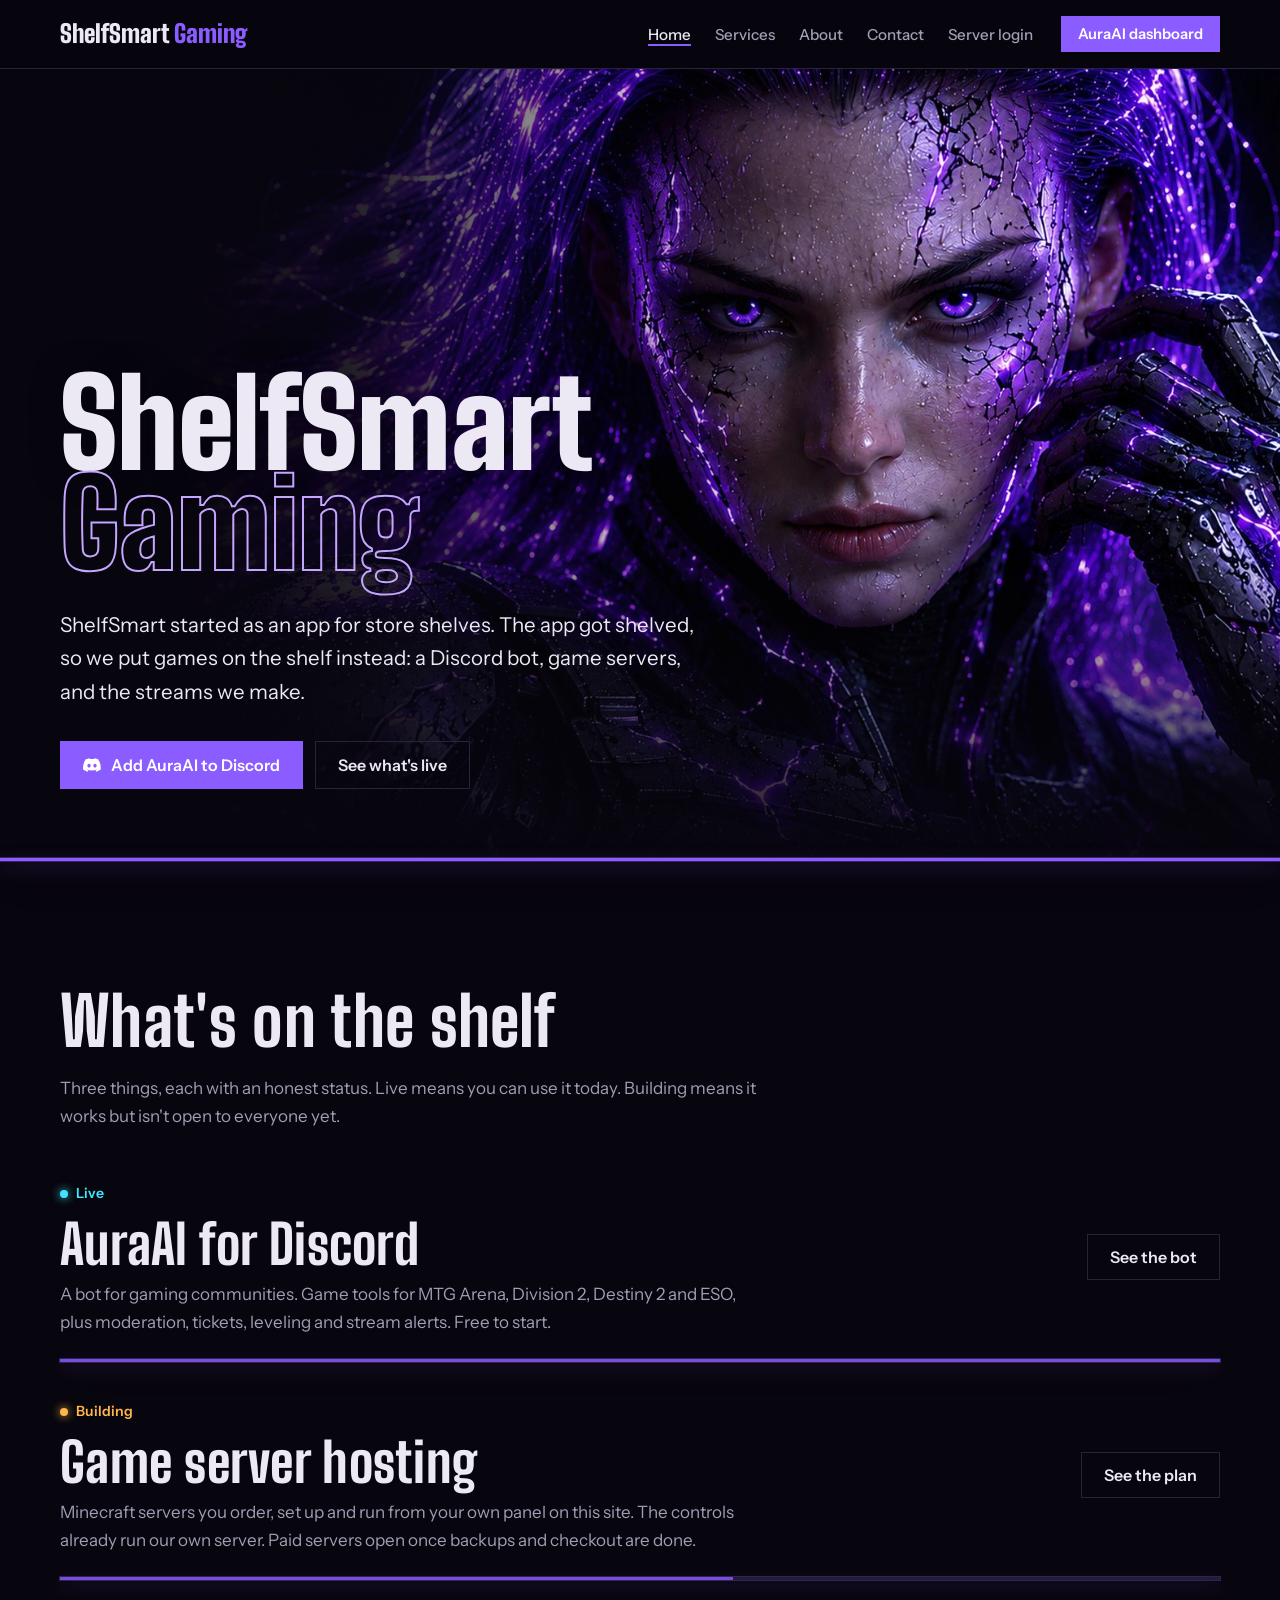
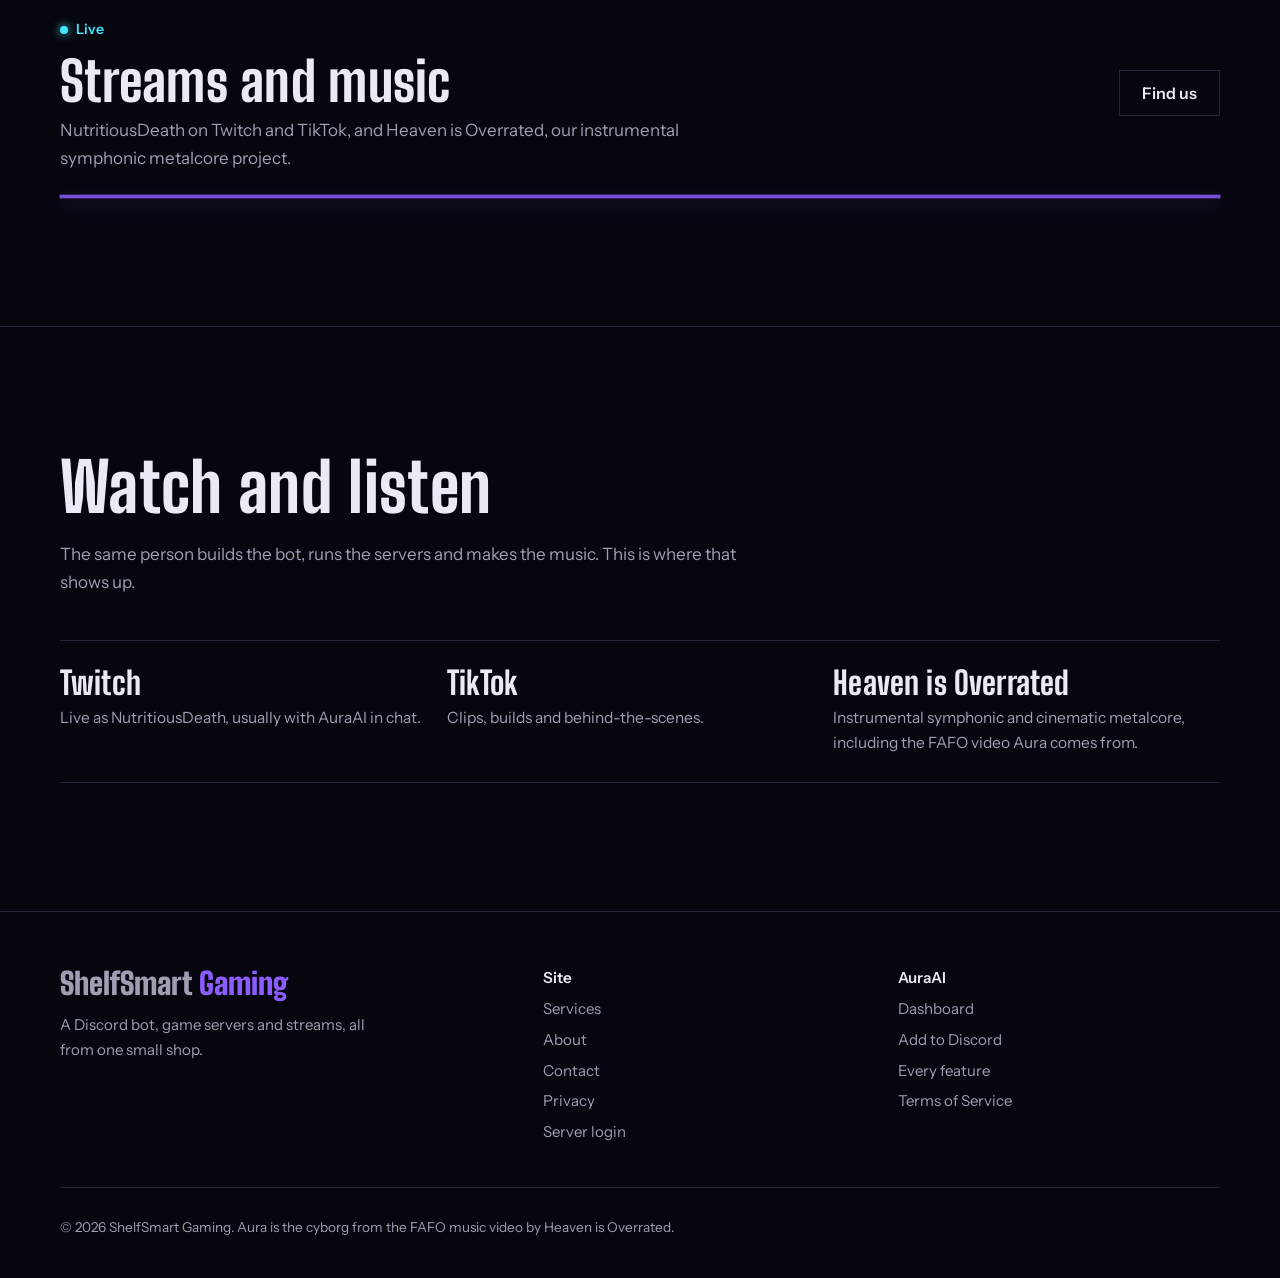
<file: index.html>
<!DOCTYPE html>
<html lang="en">
<head>
  <meta charset="UTF-8">
  <meta name="viewport" content="width=device-width, initial-scale=1">
  <title>ShelfSmart Gaming — AuraAI, game servers and streams</title>
  <meta name="description" content="ShelfSmart Gaming makes AuraAI, a Discord bot for gaming communities, hosts Minecraft servers, and streams as NutritiousDeath.">
  <meta property="og:title" content="ShelfSmart Gaming — AuraAI, game servers and streams">
  <meta property="og:description" content="ShelfSmart Gaming makes AuraAI, a Discord bot for gaming communities, hosts Minecraft servers, and streams as NutritiousDeath.">
  <meta property="og:image" content="https://www.uptight-shelf-smart-flow.com/img/site/aura-fafo.jpg">
  <meta name="theme-color" content="#07050d">
  <link rel="preconnect" href="https://fonts.googleapis.com">
  <link rel="preconnect" href="https://fonts.gstatic.com" crossorigin>
  <link href="https://fonts.googleapis.com/css2?family=Big+Shoulders+Display:wght@800;900&family=Instrument+Sans:wght@400;500;600&display=swap" rel="stylesheet">
  <link rel="stylesheet" href="css/site.css">
</head>
<body>
<a class="skip" href="#main">Skip to content</a>
<header class="nav">
  <div class="wrap">
    <a class="mark" href="index.html">ShelfSmart<span> Gaming</span></a>
    <button class="nav-toggle" type="button" aria-expanded="false" aria-controls="site-links">Menu</button>
    <ul id="site-links"><li><a href="index.html" aria-current="page">Home</a></li><li><a href="pages/services.html">Services</a></li><li><a href="pages/about.html">About</a></li><li><a href="pages/contact.html">Contact</a></li><li><a href="hosting/">Server login</a></li><li class="nav-phone"><a href="/login.html">AuraAI dashboard</a></li></ul>
    <a class="btn slim" href="/login.html" title="The AuraAI Discord bot dashboard (sign in with Discord)">AuraAI dashboard</a>
  </div>
</header>
<main id="main">

<section class="hero">
  <picture class="hero-art">
    <source media="(max-width: 700px)" srcset="img/site/aura-fafo-tall.jpg">
    <img src="img/site/aura-fafo.jpg" alt="Aura, a cyborg with glowing purple fiber-optic hair and cracked armor, looking straight ahead" width="1800" height="1013" fetchpriority="high">
  </picture>
  <div class="wrap">
    <h1 class="wordmark">ShelfSmart <span class="g">Gaming</span></h1>
    <p class="lede">ShelfSmart started as an app for store shelves. The app got shelved, so we put games on the shelf instead: a Discord bot, game servers, and the streams we make.</p>
    <div class="actions">
      <a class="btn" href="https://discord.com/oauth2/authorize?client_id=1479991514351538350&permissions=2251799813900304&integration_type=0&scope=bot+applications.commands" target="_blank" rel="noopener"><svg viewBox="0 0 24 24" fill="currentColor" aria-hidden="true"><path d="M20.32 4.37a19.8 19.8 0 0 0-4.89-1.52l-.6 1.25a18.3 18.3 0 0 0-5.5 0l-.62-1.25A19.7 19.7 0 0 0 3.68 4.37C.53 9.05-.32 13.58.1 18.06a19.9 19.9 0 0 0 6.02 3.03c.46-.63.88-1.3 1.23-2a13 13 0 0 1-1.88-.89l.38-.29a14.2 14.2 0 0 0 12.06 0l.38.29c-.6.35-1.23.65-1.88.9.36.7.77 1.36 1.23 1.99a19.8 19.8 0 0 0 6-3.03c.5-5.18-.84-9.67-3.55-13.66ZM8.02 15.33c-1.18 0-2.16-1.08-2.16-2.42 0-1.33.96-2.42 2.16-2.42 1.21 0 2.18 1.1 2.16 2.42 0 1.34-.96 2.42-2.16 2.42Zm7.97 0c-1.18 0-2.15-1.08-2.15-2.42 0-1.33.95-2.42 2.15-2.42 1.21 0 2.18 1.1 2.16 2.42 0 1.34-.95 2.42-2.16 2.42Z"/></svg>Add AuraAI to Discord</a>
      <a class="btn ghost" href="#shelf">See what's live</a>
    </div>
  </div>
  <div class="hero-strip" aria-hidden="true"></div>
</section>

<section class="block" id="shelf">
  <div class="wrap">
    <h2>What's on the shelf</h2>
    <p>Three things, each with an honest status. Live means you can use it today. Building means it works but isn't open to everyone yet.</p>
    <div class="shelf">
      <article class="shelf-row" data-status="live">
        <div>
          <p class="status live">Live</p>
          <h3>AuraAI for Discord</h3>
        </div>
        <p>A bot for gaming communities. Game tools for MTG Arena, Division 2, Destiny 2 and ESO, plus moderation, tickets, leveling and stream alerts. Free to start.</p>
        <a class="btn ghost go" href="pages/services.html#bot">See the bot</a>
      </article>
      <article class="shelf-row" data-status="building">
        <div>
          <p class="status building">Building</p>
          <h3>Game server hosting</h3>
        </div>
        <p>Minecraft servers you order, set up and run from your own panel on this site. The controls already run our own server. Paid servers open once backups and checkout are done.</p>
        <a class="btn ghost go" href="pages/services.html#hosting">See the plan</a>
      </article>
      <article class="shelf-row" data-status="live">
        <div>
          <p class="status live">Live</p>
          <h3>Streams and music</h3>
        </div>
        <p>NutritiousDeath on Twitch and TikTok, and Heaven is Overrated, our instrumental symphonic metalcore project.</p>
        <a class="btn ghost go" href="#content">Find us</a>
      </article>
    </div>
  </div>
</section>

<section class="block" id="content">
  <div class="wrap">
    <h2>Watch and listen</h2>
    <p>The same person builds the bot, runs the servers and makes the music. This is where that shows up.</p>
    <div class="channels">
      <a class="channel" href="https://www.twitch.tv/nutritiousdeath" target="_blank" rel="noopener"><h3>Twitch</h3><p>Live as NutritiousDeath, usually with AuraAI in chat.</p></a>
      <a class="channel" href="https://www.tiktok.com/@nutritiousdeath" target="_blank" rel="noopener"><h3>TikTok</h3><p>Clips, builds and behind-the-scenes.</p></a>
      <a class="channel" href="https://heavenisoverrated.com" target="_blank" rel="noopener"><h3>Heaven is Overrated</h3><p>Instrumental symphonic and cinematic metalcore, including the FAFO video Aura comes from.</p></a>
    </div>
  </div>
</section>

</main>
<footer class="foot">
  <div class="wrap">
    <div>
      <a class="mark" href="index.html">ShelfSmart<span> Gaming</span></a>
      <p>A Discord bot, game servers and streams, all from one small shop.</p>
    </div>
    <div>
      <h4>Site</h4>
      <ul>
        <li><a href="pages/services.html">Services</a></li>
        <li><a href="pages/about.html">About</a></li>
        <li><a href="pages/contact.html">Contact</a></li>
        <li><a href="pages/privacy.html">Privacy</a></li>
        <li><a href="hosting/">Server login</a></li>
      </ul>
    </div>
    <div>
      <h4>AuraAI</h4>
      <ul>
        <li><a href="/login.html">Dashboard</a></li>
        <li><a href="https://discord.com/oauth2/authorize?client_id=1479991514351538350&permissions=2251799813900304&integration_type=0&scope=bot+applications.commands" target="_blank" rel="noopener">Add to Discord</a></li>
        <li><a href="/features.html">Every feature</a></li>
        <li><a href="https://nutritiousdeath.github.io/auraai-legal/terms.html" target="_blank" rel="noopener">Terms of Service</a></li>
      </ul>
    </div>
    <p class="legal">© 2026 ShelfSmart Gaming. Aura is the cyborg from the FAFO music video by Heaven is Overrated.</p>
  </div>
</footer>
<script src="js/site.js" defer></script>
</body>
</html>
</file>
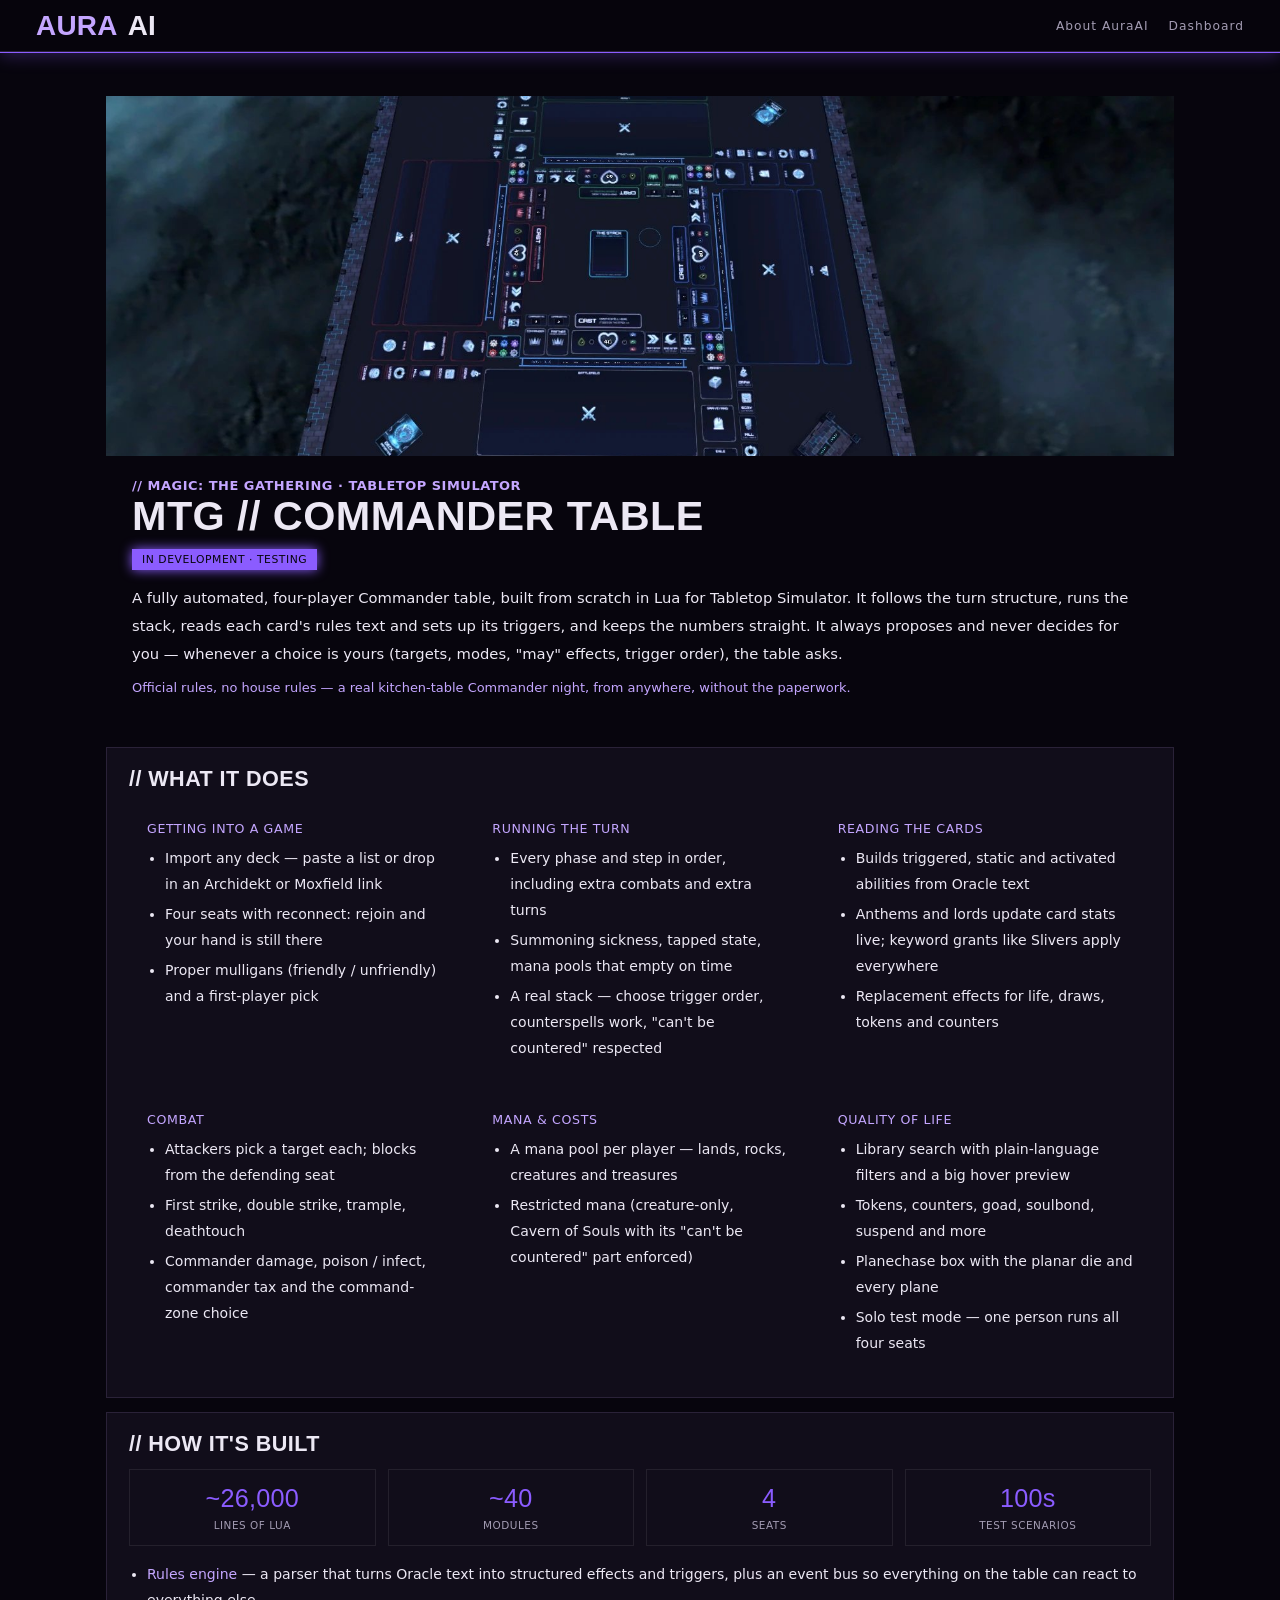
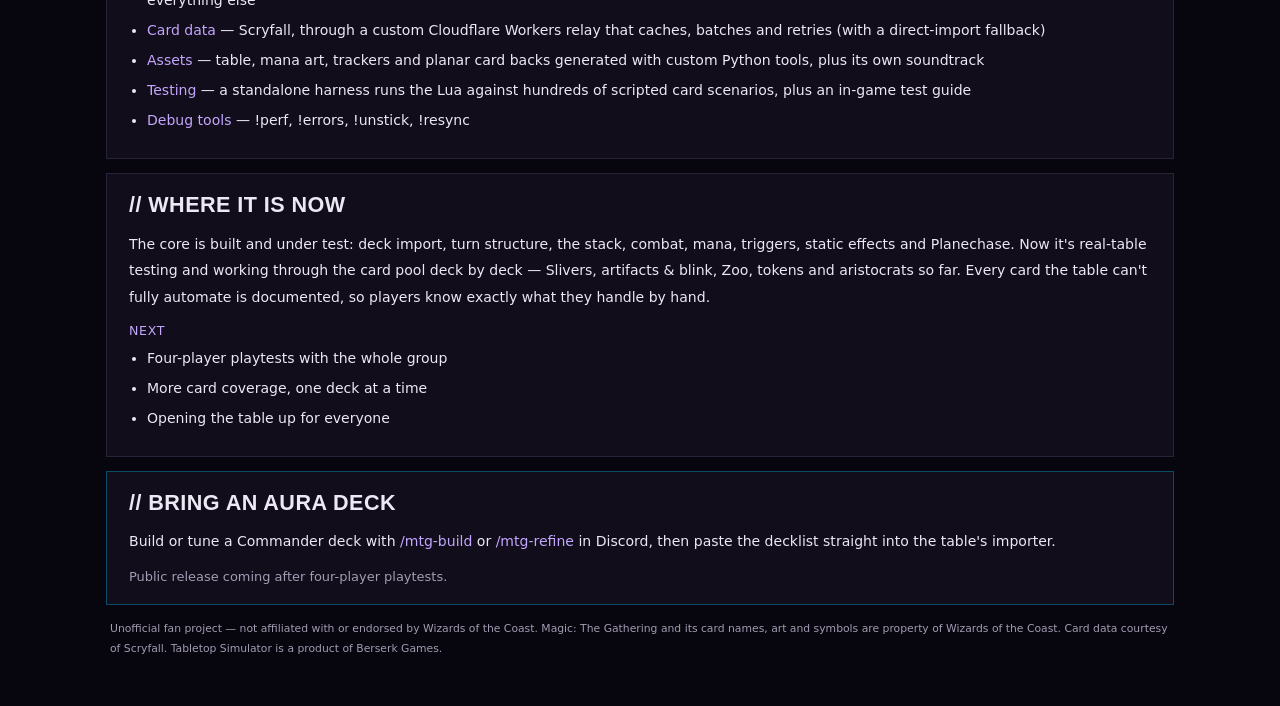
<file: commander-table.html>
<!DOCTYPE html>
<html lang="en">
<head>
<meta charset="UTF-8">
<meta name="viewport" content="width=device-width, initial-scale=1.0">
<title>MTG Commander Table — AuraAI</title>
<meta name="description" content="A fully automated four-player Magic: The Gathering Commander table for Tabletop Simulator.">
<link rel="preconnect" href="https://fonts.googleapis.com">
<link href="https://fonts.googleapis.com/css2?family=Orbitron:wght@400;700;900&family=Share+Tech+Mono&family=Rajdhani:wght@300;400;600&display=swap" rel="stylesheet">
<link rel="stylesheet" href="css/dashboard.css">
<style>
  body { cursor: auto; }
  .public-wrap { max-width: 1100px; margin: 0 auto; padding: 96px 16px 24px; }
  .public-links { display: flex; gap: 20px; font-family: var(--font-mono); font-size: 0.68rem; letter-spacing: 1px; }
  .public-links a { color: var(--grey); text-decoration: none; }
  .public-links a:hover { color: var(--cyan); }
</style>
</head>
<body>
<div class="scanlines"></div>
<nav class="nav">
  <a class="nav-logo" href="features.html"><span class="logo-aura">AURA</span><span class="logo-ai">AI</span></a>
  <div class="public-links">
    <a href="features.html">About AuraAI</a>
    <a href="dashboard.html">Dashboard</a>
  </div>
</nav>
<main class="public-wrap">
  <div id="mtg-tts-public"></div>
</main>
<script src="js/dashboard-mtg-tts.js"></script>
</body>
</html>
</file>
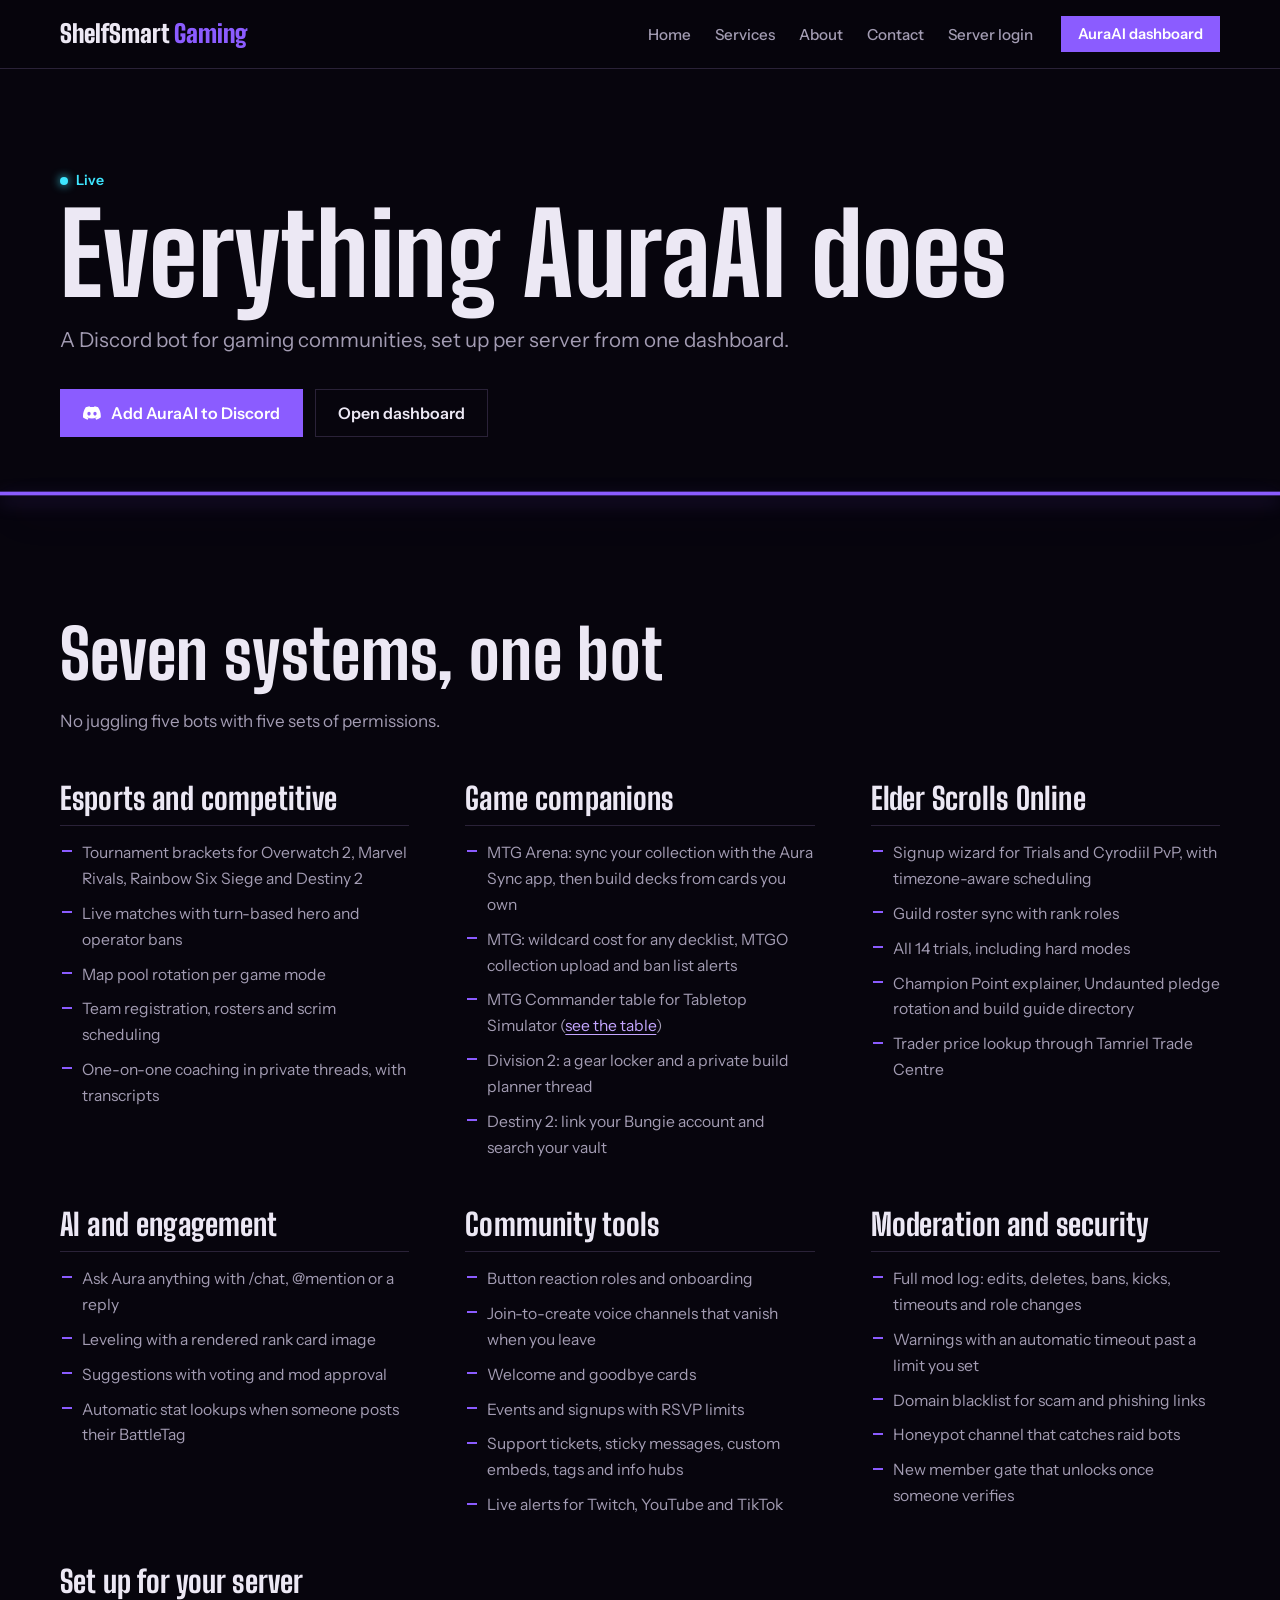
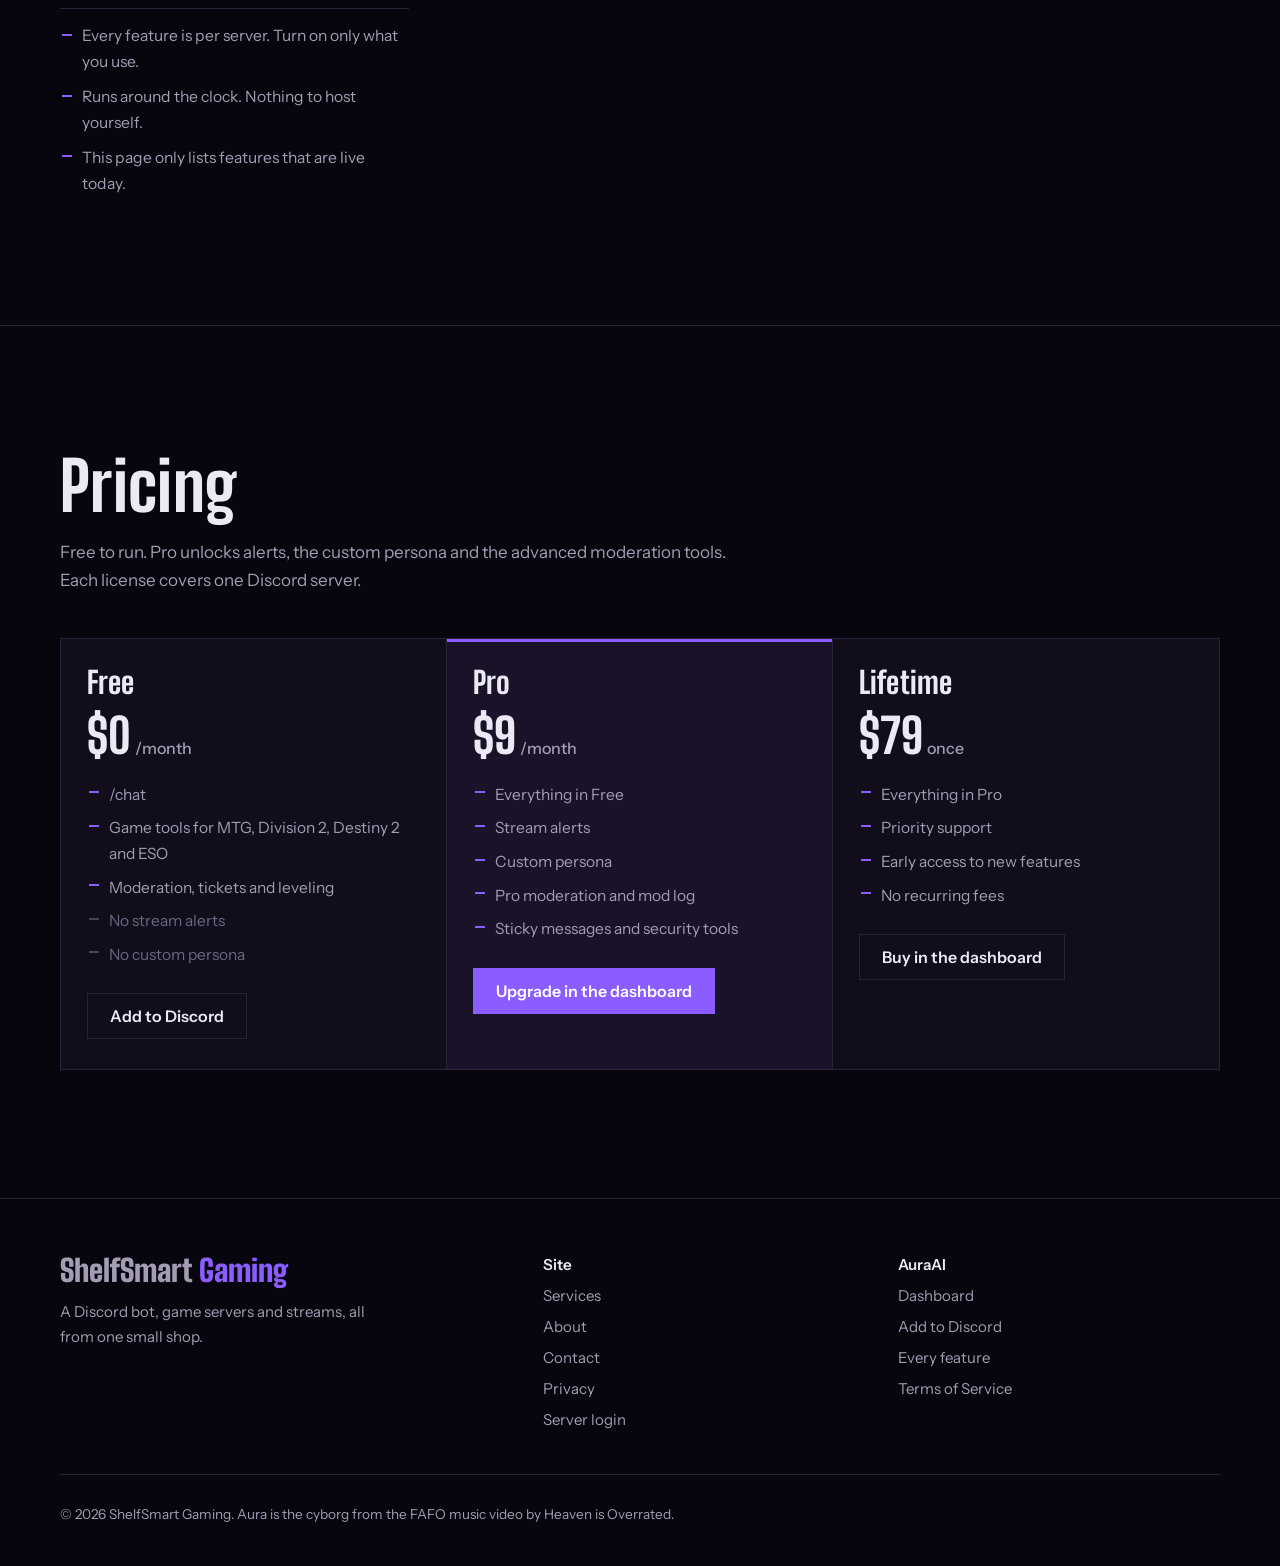
<file: features.html>
<!DOCTYPE html>
<html lang="en">
<head>
  <meta charset="UTF-8">
  <meta name="viewport" content="width=device-width, initial-scale=1">
  <title>Every feature — AuraAI by ShelfSmart Gaming</title>
  <meta name="description" content="Everything AuraAI does for Discord gaming communities: esports, game companions, ESO, moderation, community tools and pricing.">
  <meta property="og:title" content="Every feature — AuraAI by ShelfSmart Gaming">
  <meta property="og:description" content="Everything AuraAI does for Discord gaming communities: esports, game companions, ESO, moderation, community tools and pricing.">
  <meta property="og:image" content="https://www.uptight-shelf-smart-flow.com/img/site/aura-fafo.jpg">
  <meta name="theme-color" content="#07050d">
  <link rel="preconnect" href="https://fonts.googleapis.com">
  <link rel="preconnect" href="https://fonts.gstatic.com" crossorigin>
  <link href="https://fonts.googleapis.com/css2?family=Big+Shoulders+Display:wght@800;900&family=Instrument+Sans:wght@400;500;600&display=swap" rel="stylesheet">
  <link rel="stylesheet" href="css/site.css">
</head>
<body>
<a class="skip" href="#main">Skip to content</a>
<header class="nav">
  <div class="wrap">
    <a class="mark" href="index.html">ShelfSmart<span> Gaming</span></a>
    <button class="nav-toggle" type="button" aria-expanded="false" aria-controls="site-links">Menu</button>
    <ul id="site-links"><li><a href="index.html">Home</a></li><li><a href="pages/services.html">Services</a></li><li><a href="pages/about.html">About</a></li><li><a href="pages/contact.html">Contact</a></li><li><a href="hosting/">Server login</a></li><li class="nav-phone"><a href="/login.html">AuraAI dashboard</a></li></ul>
    <a class="btn slim" href="/login.html" title="The AuraAI Discord bot dashboard (sign in with Discord)">AuraAI dashboard</a>
  </div>
</header>
<main id="main">

<section class="page-head">
  <div class="wrap">
    <p class="status live">Live</p>
    <h1>Everything AuraAI does</h1>
    <p class="lede">A Discord bot for gaming communities, set up per server from one dashboard.</p>
    <div class="actions">
      <a class="btn" href="https://discord.com/oauth2/authorize?client_id=1479991514351538350&permissions=2251799813900304&integration_type=0&scope=bot+applications.commands" target="_blank" rel="noopener"><svg viewBox="0 0 24 24" fill="currentColor" aria-hidden="true"><path d="M20.32 4.37a19.8 19.8 0 0 0-4.89-1.52l-.6 1.25a18.3 18.3 0 0 0-5.5 0l-.62-1.25A19.7 19.7 0 0 0 3.68 4.37C.53 9.05-.32 13.58.1 18.06a19.9 19.9 0 0 0 6.02 3.03c.46-.63.88-1.3 1.23-2a13 13 0 0 1-1.88-.89l.38-.29a14.2 14.2 0 0 0 12.06 0l.38.29c-.6.35-1.23.65-1.88.9.36.7.77 1.36 1.23 1.99a19.8 19.8 0 0 0 6-3.03c.5-5.18-.84-9.67-3.55-13.66ZM8.02 15.33c-1.18 0-2.16-1.08-2.16-2.42 0-1.33.96-2.42 2.16-2.42 1.21 0 2.18 1.1 2.16 2.42 0 1.34-.96 2.42-2.16 2.42Zm7.97 0c-1.18 0-2.15-1.08-2.15-2.42 0-1.33.95-2.42 2.15-2.42 1.21 0 2.18 1.1 2.16 2.42 0 1.34-.95 2.42-2.16 2.42Z"/></svg>Add AuraAI to Discord</a>
      <a class="btn ghost" href="/login.html">Open dashboard</a>
    </div>
  </div>
</section>

<section class="block">
  <div class="wrap">
    <h2>Seven systems, one bot</h2>
    <p>No juggling five bots with five sets of permissions.</p>
    <div class="caps"><div class="cap"><h3>Esports and competitive</h3><ul><li>Tournament brackets for Overwatch 2, Marvel Rivals, Rainbow Six Siege and Destiny 2</li><li>Live matches with turn-based hero and operator bans</li><li>Map pool rotation per game mode</li><li>Team registration, rosters and scrim scheduling</li><li>One-on-one coaching in private threads, with transcripts</li></ul></div><div class="cap"><h3>Game companions</h3><ul><li>MTG Arena: sync your collection with the Aura Sync app, then build decks from cards you own</li><li>MTG: wildcard cost for any decklist, MTGO collection upload and ban list alerts</li><li>MTG Commander table for Tabletop Simulator (<a href="/commander-table.html">see the table</a>)</li><li>Division 2: a gear locker and a private build planner thread</li><li>Destiny 2: link your Bungie account and search your vault</li></ul></div><div class="cap"><h3>Elder Scrolls Online</h3><ul><li>Signup wizard for Trials and Cyrodiil PvP, with timezone-aware scheduling</li><li>Guild roster sync with rank roles</li><li>All 14 trials, including hard modes</li><li>Champion Point explainer, Undaunted pledge rotation and build guide directory</li><li>Trader price lookup through Tamriel Trade Centre</li></ul></div><div class="cap"><h3>AI and engagement</h3><ul><li>Ask Aura anything with /chat, @mention or a reply</li><li>Leveling with a rendered rank card image</li><li>Suggestions with voting and mod approval</li><li>Automatic stat lookups when someone posts their BattleTag</li></ul></div><div class="cap"><h3>Community tools</h3><ul><li>Button reaction roles and onboarding</li><li>Join-to-create voice channels that vanish when you leave</li><li>Welcome and goodbye cards</li><li>Events and signups with RSVP limits</li><li>Support tickets, sticky messages, custom embeds, tags and info hubs</li><li>Live alerts for Twitch, YouTube and TikTok</li></ul></div><div class="cap"><h3>Moderation and security</h3><ul><li>Full mod log: edits, deletes, bans, kicks, timeouts and role changes</li><li>Warnings with an automatic timeout past a limit you set</li><li>Domain blacklist for scam and phishing links</li><li>Honeypot channel that catches raid bots</li><li>New member gate that unlocks once someone verifies</li></ul></div><div class="cap"><h3>Set up for your server</h3><ul><li>Every feature is per server. Turn on only what you use.</li><li>Runs around the clock. Nothing to host yourself.</li><li>This page only lists features that are live today.</li></ul></div></div>
  </div>
</section>

<section class="block" id="pricing">
  <div class="wrap">
    <h2>Pricing</h2>
    <p>Free to run. Pro unlocks alerts, the custom persona and the advanced moderation tools. Each license covers one Discord server.</p>
    
    <div class="plans">
      <div class="plan">
        <h3>Free</h3>
        <p class="price">$0<small>/month</small></p>
        <ul><li>/chat</li><li>Game tools for MTG, Division 2, Destiny 2 and ESO</li><li>Moderation, tickets and leveling</li><li class="no">No stream alerts</li><li class="no">No custom persona</li></ul>
        <a class="btn ghost" href="https://discord.com/oauth2/authorize?client_id=1479991514351538350&permissions=2251799813900304&integration_type=0&scope=bot+applications.commands" target="_blank" rel="noopener">Add to Discord</a>
      </div>
      <div class="plan pick">
        <h3>Pro</h3>
        <p class="price">$9<small>/month</small></p>
        <ul><li>Everything in Free</li><li>Stream alerts</li><li>Custom persona</li><li>Pro moderation and mod log</li><li>Sticky messages and security tools</li></ul>
        <a class="btn" href="/login.html">Upgrade in the dashboard</a>
      </div>
      <div class="plan">
        <h3>Lifetime</h3>
        <p class="price">$79<small>once</small></p>
        <ul><li>Everything in Pro</li><li>Priority support</li><li>Early access to new features</li><li>No recurring fees</li></ul>
        <a class="btn ghost" href="/login.html">Buy in the dashboard</a>
      </div>
    </div>
  </div>
</section>

</main>
<footer class="foot">
  <div class="wrap">
    <div>
      <a class="mark" href="index.html">ShelfSmart<span> Gaming</span></a>
      <p>A Discord bot, game servers and streams, all from one small shop.</p>
    </div>
    <div>
      <h4>Site</h4>
      <ul>
        <li><a href="pages/services.html">Services</a></li>
        <li><a href="pages/about.html">About</a></li>
        <li><a href="pages/contact.html">Contact</a></li>
        <li><a href="pages/privacy.html">Privacy</a></li>
        <li><a href="hosting/">Server login</a></li>
      </ul>
    </div>
    <div>
      <h4>AuraAI</h4>
      <ul>
        <li><a href="/login.html">Dashboard</a></li>
        <li><a href="https://discord.com/oauth2/authorize?client_id=1479991514351538350&permissions=2251799813900304&integration_type=0&scope=bot+applications.commands" target="_blank" rel="noopener">Add to Discord</a></li>
        <li><a href="/features.html">Every feature</a></li>
        <li><a href="https://nutritiousdeath.github.io/auraai-legal/terms.html" target="_blank" rel="noopener">Terms of Service</a></li>
      </ul>
    </div>
    <p class="legal">© 2026 ShelfSmart Gaming. Aura is the cyborg from the FAFO music video by Heaven is Overrated.</p>
  </div>
</footer>
<script src="js/site.js" defer></script>
</body>
</html>
</file>
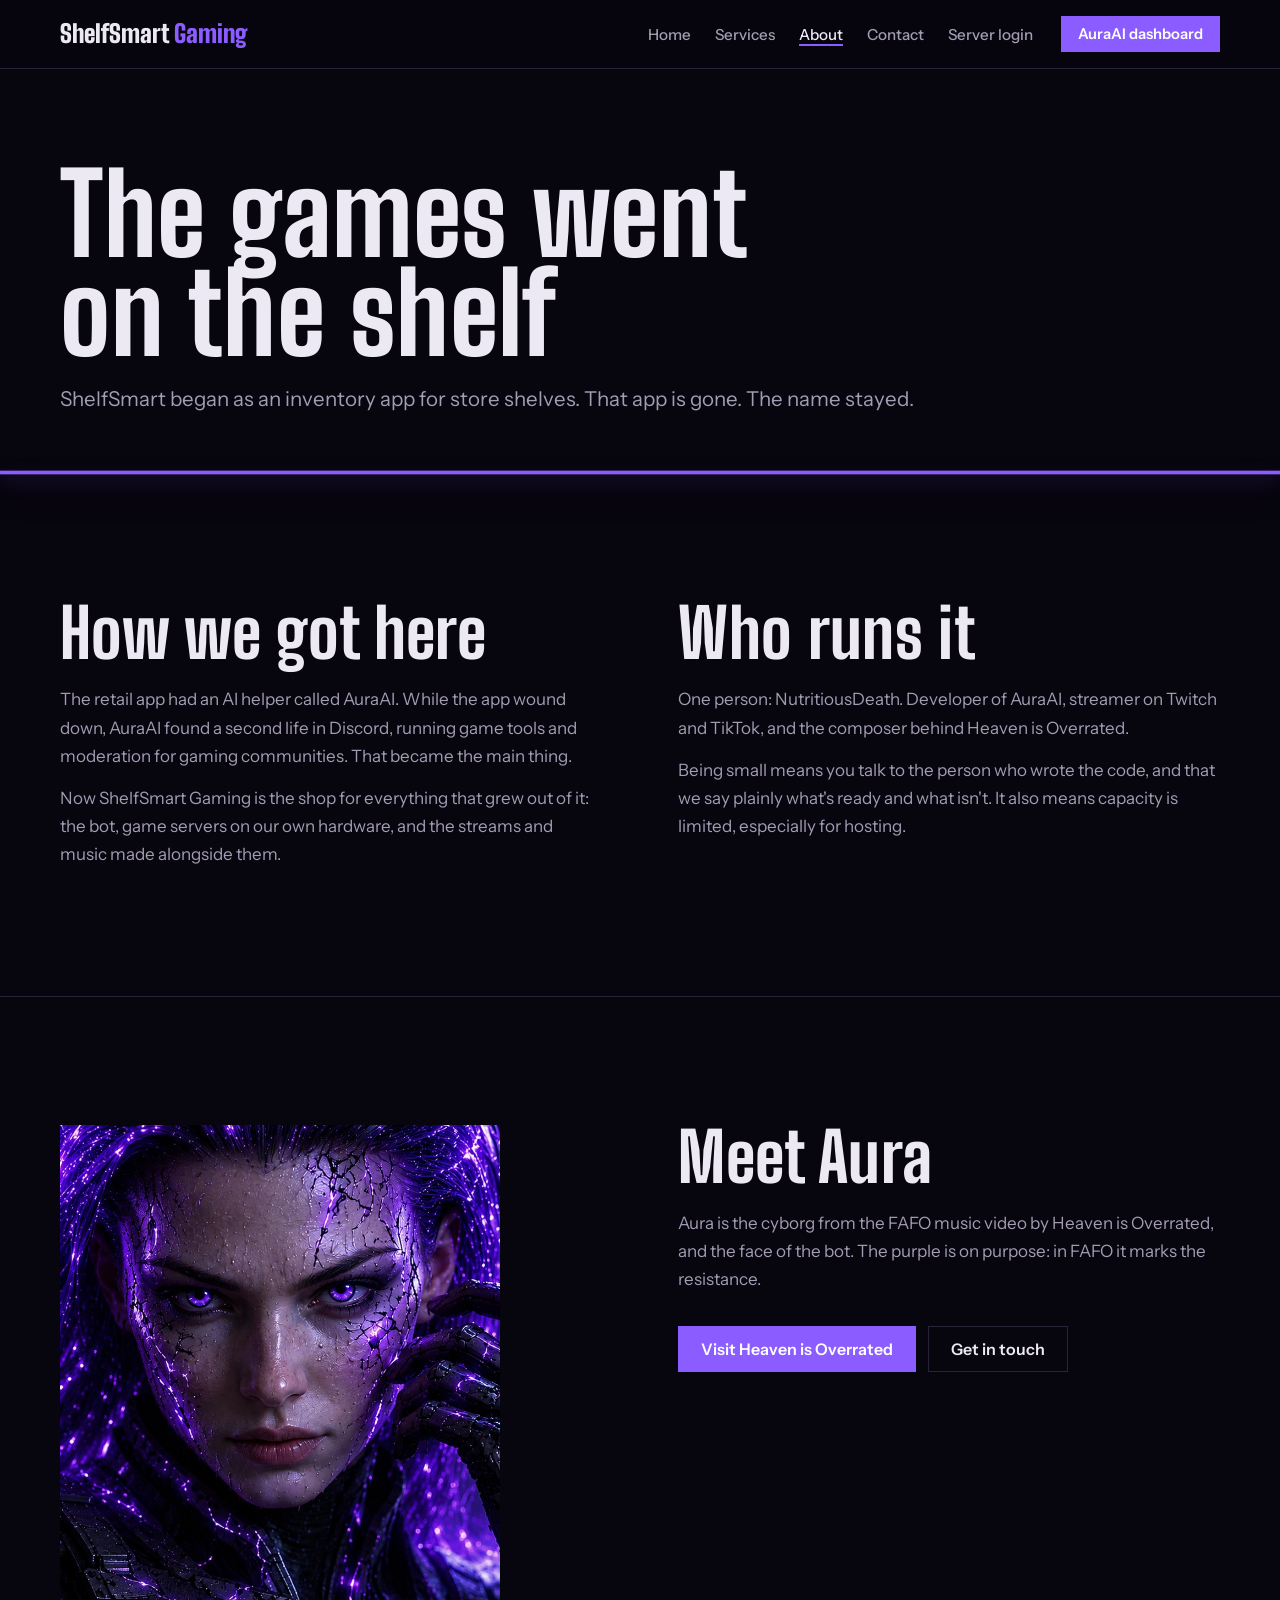
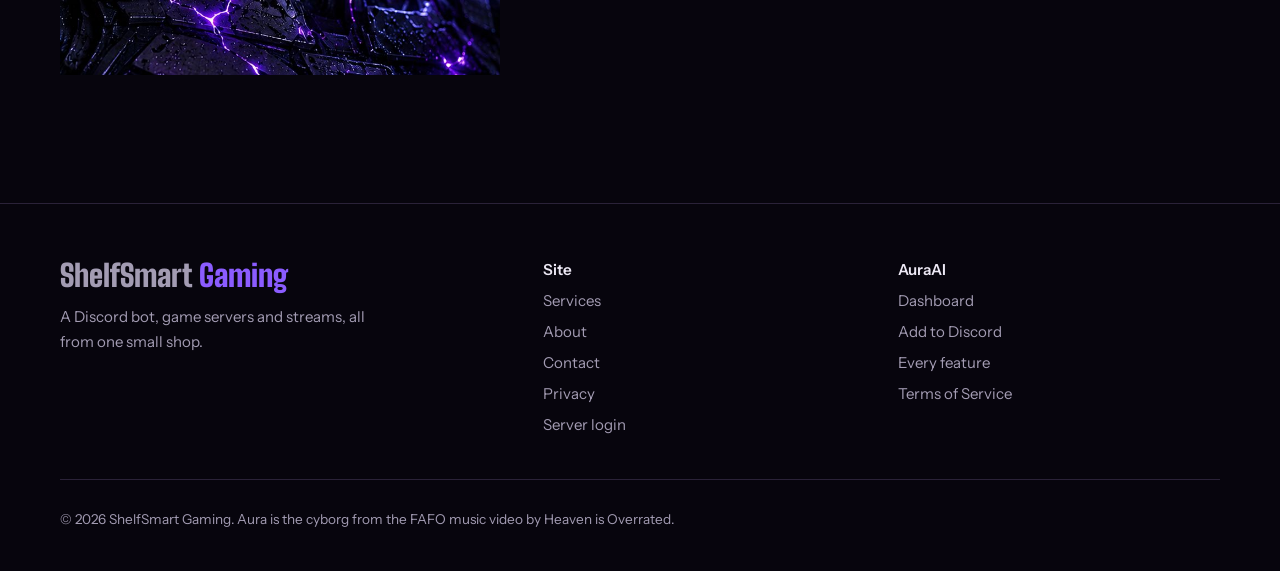
<file: pages/about.html>
<!DOCTYPE html>
<html lang="en">
<head>
  <meta charset="UTF-8">
  <meta name="viewport" content="width=device-width, initial-scale=1">
  <title>About — ShelfSmart Gaming</title>
  <meta name="description" content="How a retail shelf app became ShelfSmart Gaming, and who runs it.">
  <meta property="og:title" content="About — ShelfSmart Gaming">
  <meta property="og:description" content="How a retail shelf app became ShelfSmart Gaming, and who runs it.">
  <meta property="og:image" content="https://www.uptight-shelf-smart-flow.com/img/site/aura-fafo.jpg">
  <meta name="theme-color" content="#07050d">
  <link rel="preconnect" href="https://fonts.googleapis.com">
  <link rel="preconnect" href="https://fonts.gstatic.com" crossorigin>
  <link href="https://fonts.googleapis.com/css2?family=Big+Shoulders+Display:wght@800;900&family=Instrument+Sans:wght@400;500;600&display=swap" rel="stylesheet">
  <link rel="stylesheet" href="../css/site.css">
</head>
<body>
<a class="skip" href="#main">Skip to content</a>
<header class="nav">
  <div class="wrap">
    <a class="mark" href="../index.html">ShelfSmart<span> Gaming</span></a>
    <button class="nav-toggle" type="button" aria-expanded="false" aria-controls="site-links">Menu</button>
    <ul id="site-links"><li><a href="../index.html">Home</a></li><li><a href="../pages/services.html">Services</a></li><li><a href="../pages/about.html" aria-current="page">About</a></li><li><a href="../pages/contact.html">Contact</a></li><li><a href="../hosting/">Server login</a></li><li class="nav-phone"><a href="/login.html">AuraAI dashboard</a></li></ul>
    <a class="btn slim" href="/login.html" title="The AuraAI Discord bot dashboard (sign in with Discord)">AuraAI dashboard</a>
  </div>
</header>
<main id="main">

<section class="page-head">
  <div class="wrap">
    <h1>The games went on the shelf</h1>
    <p class="lede">ShelfSmart began as an inventory app for store shelves. That app is gone. The name stayed.</p>
  </div>
</section>

<section class="block">
  <div class="wrap split">
    <div>
      <h2>How we got here</h2>
      <p class="muted" style="margin-top:20px">The retail app had an AI helper called AuraAI. While the app wound down, AuraAI found a second life in Discord, running game tools and moderation for gaming communities. That became the main thing.</p>
      <p class="muted" style="margin-top:14px">Now ShelfSmart Gaming is the shop for everything that grew out of it: the bot, game servers on our own hardware, and the streams and music made alongside them.</p>
    </div>
    <div>
      <h2>Who runs it</h2>
      <p class="muted" style="margin-top:20px">One person: NutritiousDeath. Developer of AuraAI, streamer on Twitch and TikTok, and the composer behind Heaven is Overrated.</p>
      <p class="muted" style="margin-top:14px">Being small means you talk to the person who wrote the code, and that we say plainly what's ready and what isn't. It also means capacity is limited, especially for hosting.</p>
    </div>
  </div>
</section>

<section class="block">
  <div class="wrap split">
    <img src="../img/site/aura-fafo-tall.jpg" alt="Aura, close up, with glowing purple fiber-optic hair" width="800" height="1001" loading="lazy" style="width:100%;max-width:440px">
    <div>
      <h2>Meet Aura</h2>
      <p class="muted" style="margin-top:20px">Aura is the cyborg from the FAFO music video by Heaven is Overrated, and the face of the bot. The purple is on purpose: in FAFO it marks the resistance.</p>
      <div class="actions">
        <a class="btn" href="https://heavenisoverrated.com" target="_blank" rel="noopener">Visit Heaven is Overrated</a>
        <a class="btn ghost" href="../pages/contact.html">Get in touch</a>
      </div>
    </div>
  </div>
</section>

</main>
<footer class="foot">
  <div class="wrap">
    <div>
      <a class="mark" href="../index.html">ShelfSmart<span> Gaming</span></a>
      <p>A Discord bot, game servers and streams, all from one small shop.</p>
    </div>
    <div>
      <h4>Site</h4>
      <ul>
        <li><a href="../pages/services.html">Services</a></li>
        <li><a href="../pages/about.html">About</a></li>
        <li><a href="../pages/contact.html">Contact</a></li>
        <li><a href="../pages/privacy.html">Privacy</a></li>
        <li><a href="../hosting/">Server login</a></li>
      </ul>
    </div>
    <div>
      <h4>AuraAI</h4>
      <ul>
        <li><a href="/login.html">Dashboard</a></li>
        <li><a href="https://discord.com/oauth2/authorize?client_id=1479991514351538350&permissions=2251799813900304&integration_type=0&scope=bot+applications.commands" target="_blank" rel="noopener">Add to Discord</a></li>
        <li><a href="/features.html">Every feature</a></li>
        <li><a href="https://nutritiousdeath.github.io/auraai-legal/terms.html" target="_blank" rel="noopener">Terms of Service</a></li>
      </ul>
    </div>
    <p class="legal">© 2026 ShelfSmart Gaming. Aura is the cyborg from the FAFO music video by Heaven is Overrated.</p>
  </div>
</footer>
<script src="../js/site.js" defer></script>
</body>
</html>
</file>
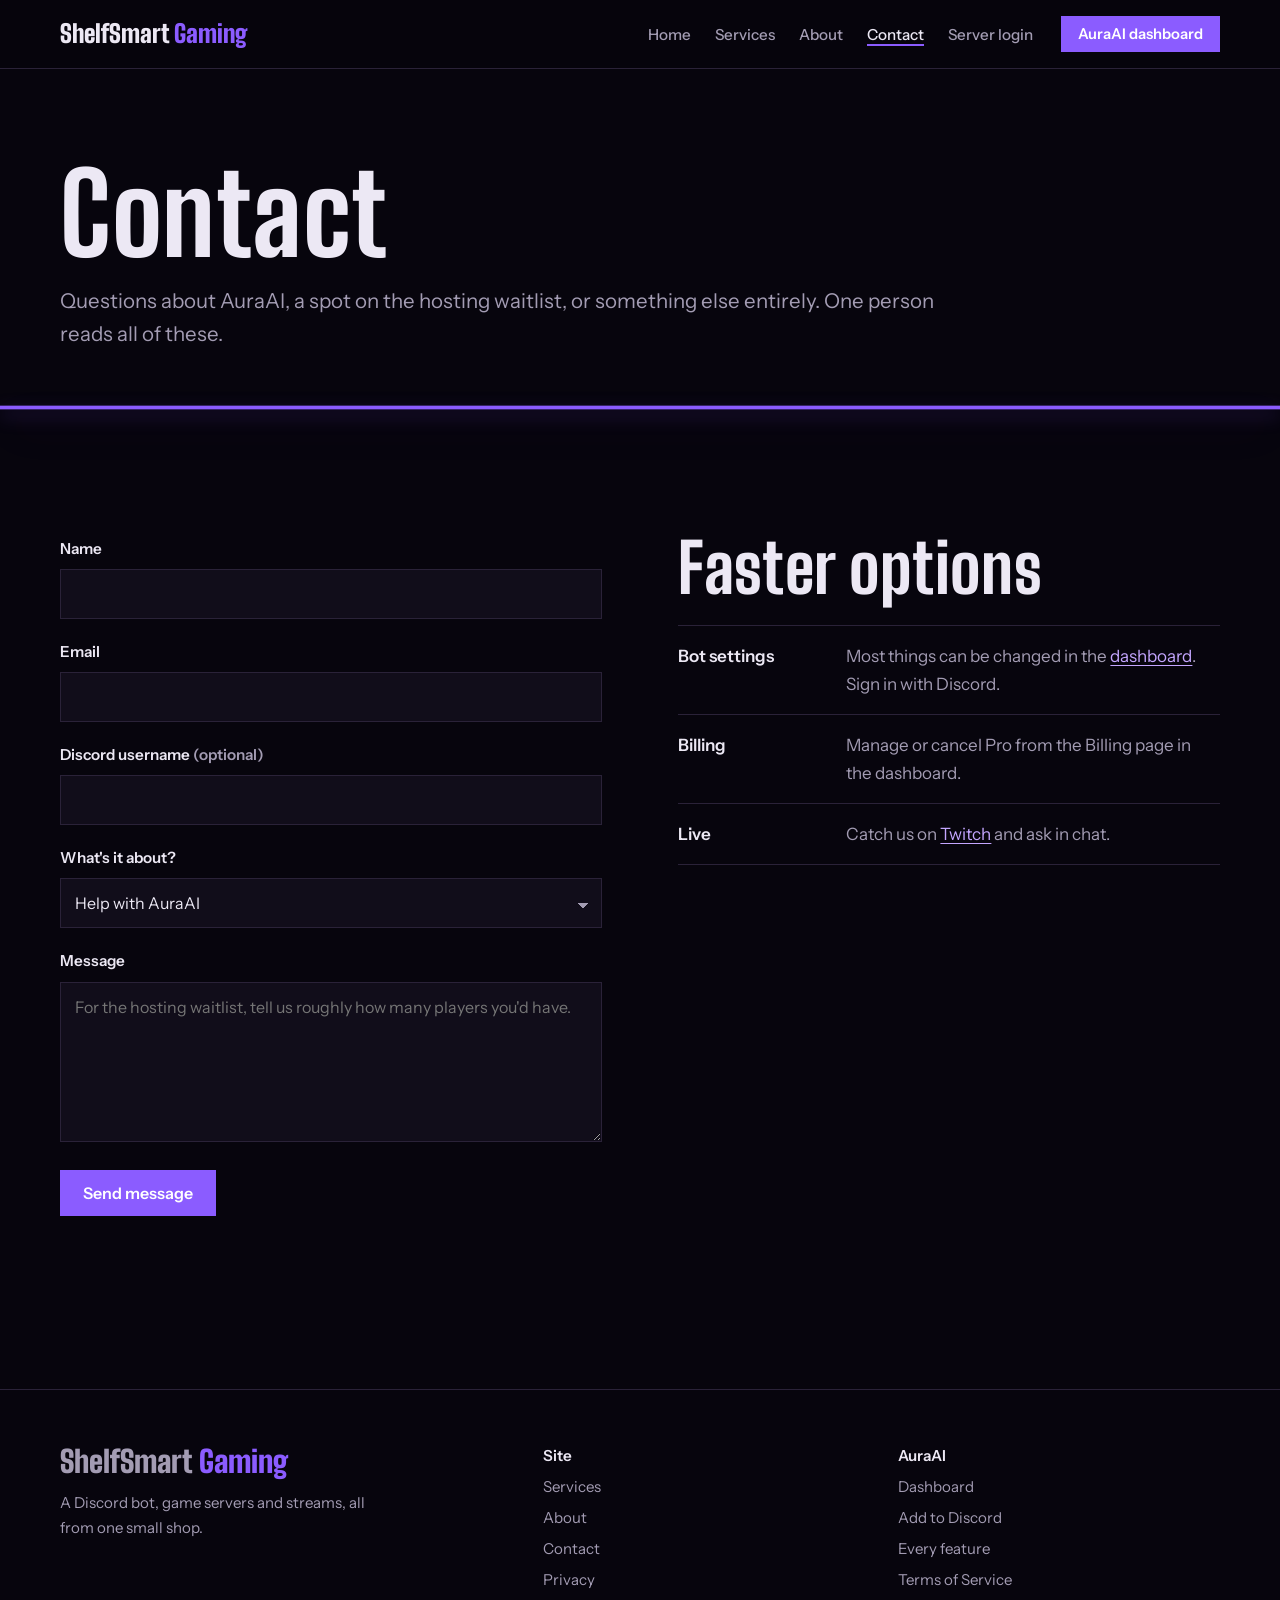
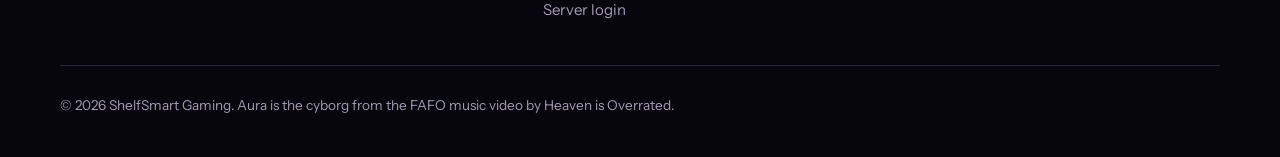
<file: pages/contact.html>
<!DOCTYPE html>
<html lang="en">
<head>
  <meta charset="UTF-8">
  <meta name="viewport" content="width=device-width, initial-scale=1">
  <title>Contact — ShelfSmart Gaming</title>
  <meta name="description" content="Get help with AuraAI, join the hosting waitlist, or ask about working together.">
  <meta property="og:title" content="Contact — ShelfSmart Gaming">
  <meta property="og:description" content="Get help with AuraAI, join the hosting waitlist, or ask about working together.">
  <meta property="og:image" content="https://www.uptight-shelf-smart-flow.com/img/site/aura-fafo.jpg">
  <meta name="theme-color" content="#07050d">
  <link rel="preconnect" href="https://fonts.googleapis.com">
  <link rel="preconnect" href="https://fonts.gstatic.com" crossorigin>
  <link href="https://fonts.googleapis.com/css2?family=Big+Shoulders+Display:wght@800;900&family=Instrument+Sans:wght@400;500;600&display=swap" rel="stylesheet">
  <link rel="stylesheet" href="../css/site.css">
</head>
<body>
<a class="skip" href="#main">Skip to content</a>
<header class="nav">
  <div class="wrap">
    <a class="mark" href="../index.html">ShelfSmart<span> Gaming</span></a>
    <button class="nav-toggle" type="button" aria-expanded="false" aria-controls="site-links">Menu</button>
    <ul id="site-links"><li><a href="../index.html">Home</a></li><li><a href="../pages/services.html">Services</a></li><li><a href="../pages/about.html">About</a></li><li><a href="../pages/contact.html" aria-current="page">Contact</a></li><li><a href="../hosting/">Server login</a></li><li class="nav-phone"><a href="/login.html">AuraAI dashboard</a></li></ul>
    <a class="btn slim" href="/login.html" title="The AuraAI Discord bot dashboard (sign in with Discord)">AuraAI dashboard</a>
  </div>
</header>
<main id="main">

<section class="page-head">
  <div class="wrap">
    <h1>Contact</h1>
    <p class="lede">Questions about AuraAI, a spot on the hosting waitlist, or something else entirely. One person reads all of these.</p>
  </div>
</section>

<section class="block">
  <div class="wrap split">
    <form class="form" id="contact-form" action="https://formspree.io/f/myknpdll" method="POST">
      <div class="field"><label for="f-name">Name</label><input id="f-name" name="name" type="text" autocomplete="name" required></div>
      <div class="field"><label for="f-email">Email</label><input id="f-email" name="email" type="email" autocomplete="email" required></div>
      <div class="field"><label for="f-discord">Discord username <span class="muted">(optional)</span></label><input id="f-discord" name="discord" type="text" maxlength="40"></div>
      <div class="field"><label for="f-topic">What's it about?</label>
        <select id="f-topic" name="topic">
          <option value="auraai">Help with AuraAI</option>
          <option value="hosting">Hosting waitlist</option>
          <option value="billing">Billing or a license</option>
          <option value="collab">Working together</option>
          <option value="other">Something else</option>
        </select>
      </div>
      <div class="field"><label for="f-msg">Message</label><textarea id="f-msg" name="message" required placeholder="For the hosting waitlist, tell us roughly how many players you'd have."></textarea></div>
      <input type="hidden" name="_subject" value="ShelfSmart Gaming contact form">
      <div><button class="btn" type="submit">Send message</button></div>
      <p class="form-note" id="form-note" role="status" aria-live="polite"></p>
    </form>
    <div>
      <h2>Faster options</h2>
      <ul class="facts" style="margin-top:24px">
        <li><b>Bot settings</b><span>Most things can be changed in the <a href="/login.html">dashboard</a>. Sign in with Discord.</span></li>
        <li><b>Billing</b><span>Manage or cancel Pro from the Billing page in the dashboard.</span></li>
        <li><b>Live</b><span>Catch us on <a href="https://www.twitch.tv/nutritiousdeath" target="_blank" rel="noopener">Twitch</a> and ask in chat.</span></li>
      </ul>
    </div>
  </div>
</section>

</main>
<footer class="foot">
  <div class="wrap">
    <div>
      <a class="mark" href="../index.html">ShelfSmart<span> Gaming</span></a>
      <p>A Discord bot, game servers and streams, all from one small shop.</p>
    </div>
    <div>
      <h4>Site</h4>
      <ul>
        <li><a href="../pages/services.html">Services</a></li>
        <li><a href="../pages/about.html">About</a></li>
        <li><a href="../pages/contact.html">Contact</a></li>
        <li><a href="../pages/privacy.html">Privacy</a></li>
        <li><a href="../hosting/">Server login</a></li>
      </ul>
    </div>
    <div>
      <h4>AuraAI</h4>
      <ul>
        <li><a href="/login.html">Dashboard</a></li>
        <li><a href="https://discord.com/oauth2/authorize?client_id=1479991514351538350&permissions=2251799813900304&integration_type=0&scope=bot+applications.commands" target="_blank" rel="noopener">Add to Discord</a></li>
        <li><a href="/features.html">Every feature</a></li>
        <li><a href="https://nutritiousdeath.github.io/auraai-legal/terms.html" target="_blank" rel="noopener">Terms of Service</a></li>
      </ul>
    </div>
    <p class="legal">© 2026 ShelfSmart Gaming. Aura is the cyborg from the FAFO music video by Heaven is Overrated.</p>
  </div>
</footer>
<script src="../js/site.js" defer></script>
</body>
</html>
</file>
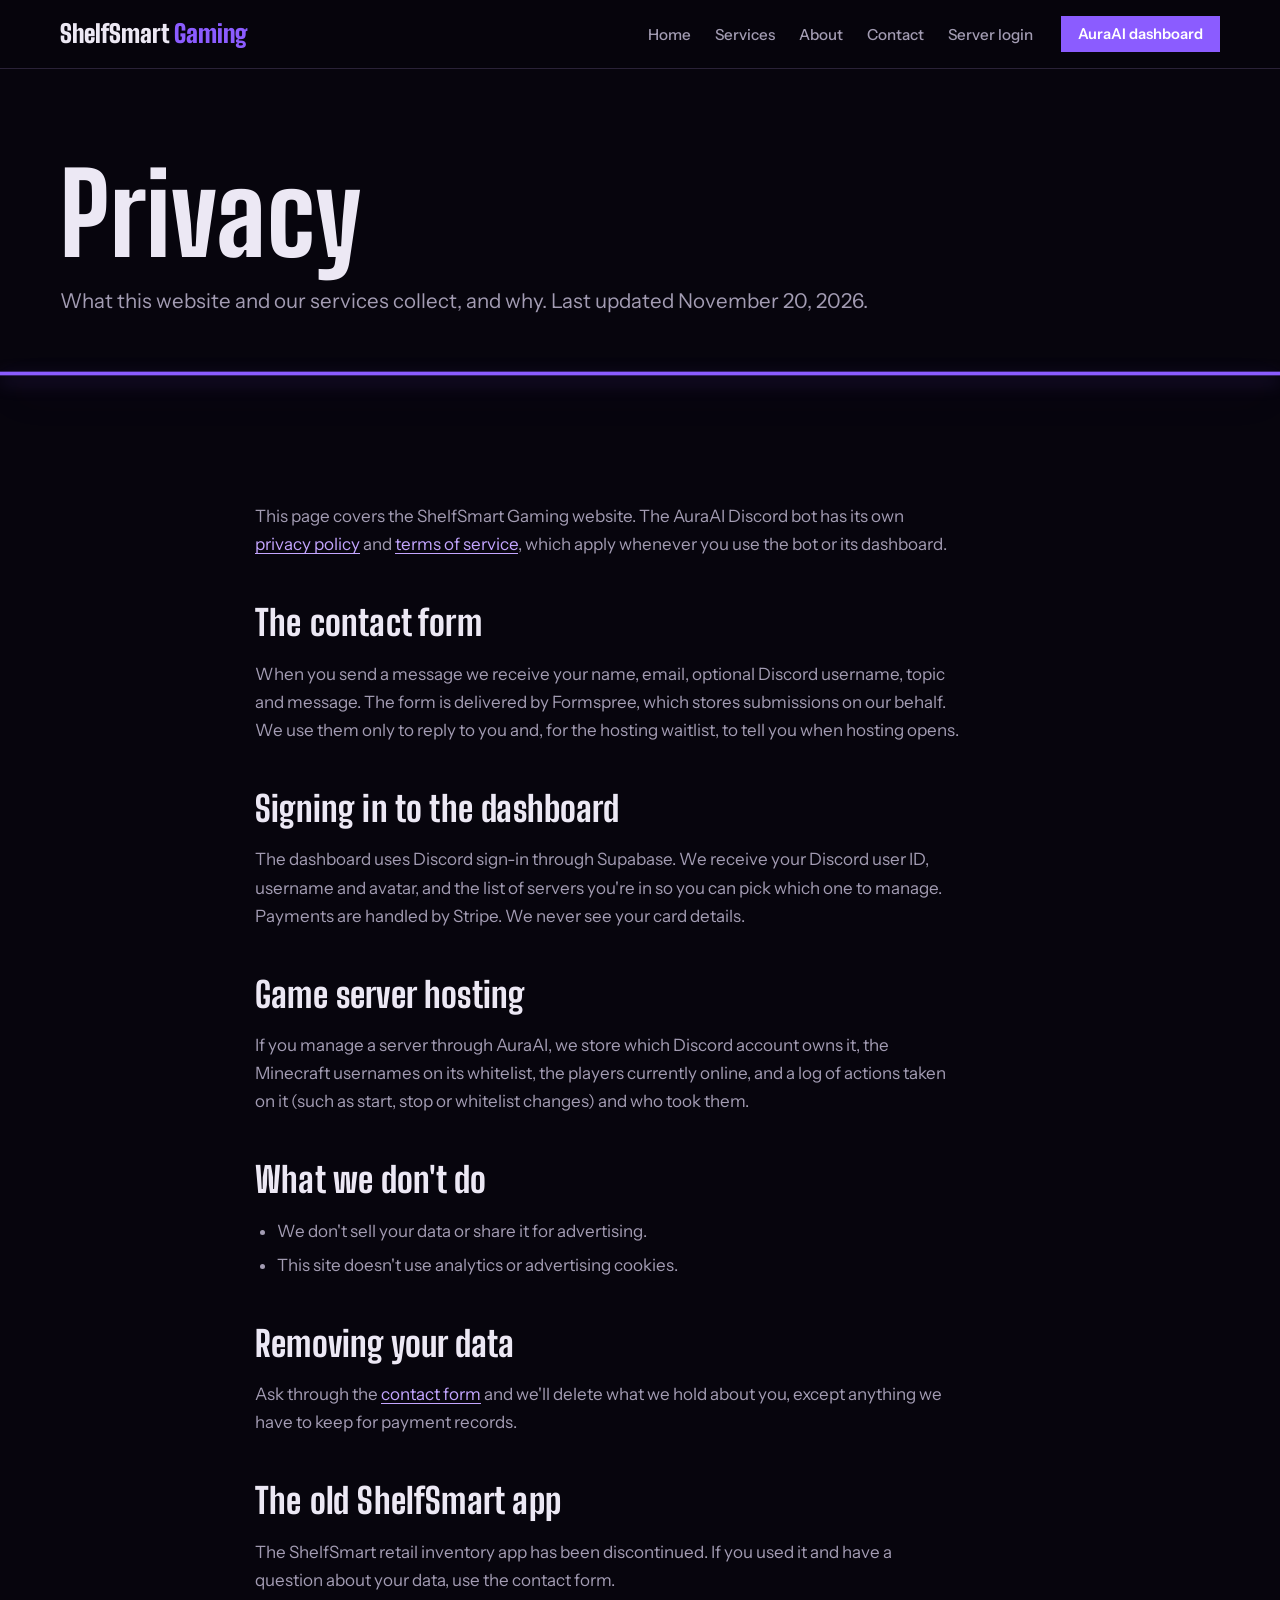
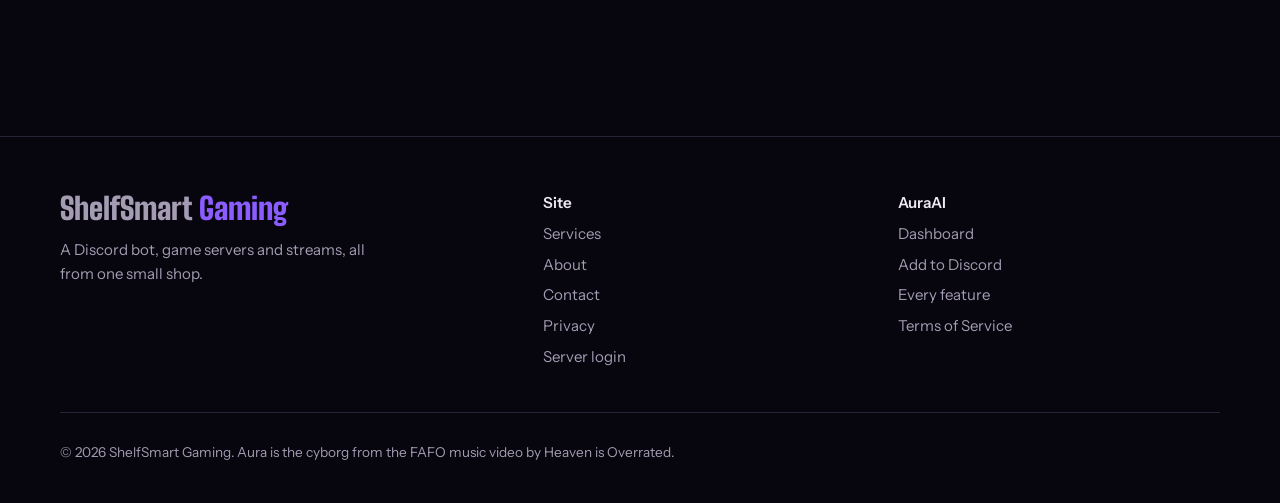
<file: pages/privacy.html>
<!DOCTYPE html>
<html lang="en">
<head>
  <meta charset="UTF-8">
  <meta name="viewport" content="width=device-width, initial-scale=1">
  <title>Privacy — ShelfSmart Gaming</title>
  <meta name="description" content="What this website and our services collect, and why.">
  <meta property="og:title" content="Privacy — ShelfSmart Gaming">
  <meta property="og:description" content="What this website and our services collect, and why.">
  <meta property="og:image" content="https://www.uptight-shelf-smart-flow.com/img/site/aura-fafo.jpg">
  <meta name="theme-color" content="#07050d">
  <link rel="preconnect" href="https://fonts.googleapis.com">
  <link rel="preconnect" href="https://fonts.gstatic.com" crossorigin>
  <link href="https://fonts.googleapis.com/css2?family=Big+Shoulders+Display:wght@800;900&family=Instrument+Sans:wght@400;500;600&display=swap" rel="stylesheet">
  <link rel="stylesheet" href="../css/site.css">
</head>
<body>
<a class="skip" href="#main">Skip to content</a>
<header class="nav">
  <div class="wrap">
    <a class="mark" href="../index.html">ShelfSmart<span> Gaming</span></a>
    <button class="nav-toggle" type="button" aria-expanded="false" aria-controls="site-links">Menu</button>
    <ul id="site-links"><li><a href="../index.html">Home</a></li><li><a href="../pages/services.html">Services</a></li><li><a href="../pages/about.html">About</a></li><li><a href="../pages/contact.html">Contact</a></li><li><a href="../hosting/">Server login</a></li><li class="nav-phone"><a href="/login.html">AuraAI dashboard</a></li></ul>
    <a class="btn slim" href="/login.html" title="The AuraAI Discord bot dashboard (sign in with Discord)">AuraAI dashboard</a>
  </div>
</header>
<main id="main">

<section class="page-head">
  <div class="wrap">
    <h1>Privacy</h1>
    <p class="lede">What this website and our services collect, and why. Last updated November 20, 2026.</p>
  </div>
</section>

<section class="block">
  <div class="wrap prose">
    <p>This page covers the ShelfSmart Gaming website. The AuraAI Discord bot has its own <a href="https://nutritiousdeath.github.io/auraai-legal/privacy.html" target="_blank" rel="noopener">privacy policy</a> and <a href="https://nutritiousdeath.github.io/auraai-legal/terms.html" target="_blank" rel="noopener">terms of service</a>, which apply whenever you use the bot or its dashboard.</p>

    <h2>The contact form</h2>
    <p>When you send a message we receive your name, email, optional Discord username, topic and message. The form is delivered by Formspree, which stores submissions on our behalf. We use them only to reply to you and, for the hosting waitlist, to tell you when hosting opens.</p>

    <h2>Signing in to the dashboard</h2>
    <p>The dashboard uses Discord sign-in through Supabase. We receive your Discord user ID, username and avatar, and the list of servers you're in so you can pick which one to manage. Payments are handled by Stripe. We never see your card details.</p>

    <h2>Game server hosting</h2>
    <p>If you manage a server through AuraAI, we store which Discord account owns it, the Minecraft usernames on its whitelist, the players currently online, and a log of actions taken on it (such as start, stop or whitelist changes) and who took them.</p>

    <h2>What we don't do</h2>
    <ul>
      <li>We don't sell your data or share it for advertising.</li>
      <li>This site doesn't use analytics or advertising cookies.</li>
    </ul>

    <h2>Removing your data</h2>
    <p>Ask through the <a href="contact.html">contact form</a> and we'll delete what we hold about you, except anything we have to keep for payment records.</p>

    <h2>The old ShelfSmart app</h2>
    <p>The ShelfSmart retail inventory app has been discontinued. If you used it and have a question about your data, use the contact form.</p>
  </div>
</section>

</main>
<footer class="foot">
  <div class="wrap">
    <div>
      <a class="mark" href="../index.html">ShelfSmart<span> Gaming</span></a>
      <p>A Discord bot, game servers and streams, all from one small shop.</p>
    </div>
    <div>
      <h4>Site</h4>
      <ul>
        <li><a href="../pages/services.html">Services</a></li>
        <li><a href="../pages/about.html">About</a></li>
        <li><a href="../pages/contact.html">Contact</a></li>
        <li><a href="../pages/privacy.html">Privacy</a></li>
        <li><a href="../hosting/">Server login</a></li>
      </ul>
    </div>
    <div>
      <h4>AuraAI</h4>
      <ul>
        <li><a href="/login.html">Dashboard</a></li>
        <li><a href="https://discord.com/oauth2/authorize?client_id=1479991514351538350&permissions=2251799813900304&integration_type=0&scope=bot+applications.commands" target="_blank" rel="noopener">Add to Discord</a></li>
        <li><a href="/features.html">Every feature</a></li>
        <li><a href="https://nutritiousdeath.github.io/auraai-legal/terms.html" target="_blank" rel="noopener">Terms of Service</a></li>
      </ul>
    </div>
    <p class="legal">© 2026 ShelfSmart Gaming. Aura is the cyborg from the FAFO music video by Heaven is Overrated.</p>
  </div>
</footer>
<script src="../js/site.js" defer></script>
</body>
</html>
</file>
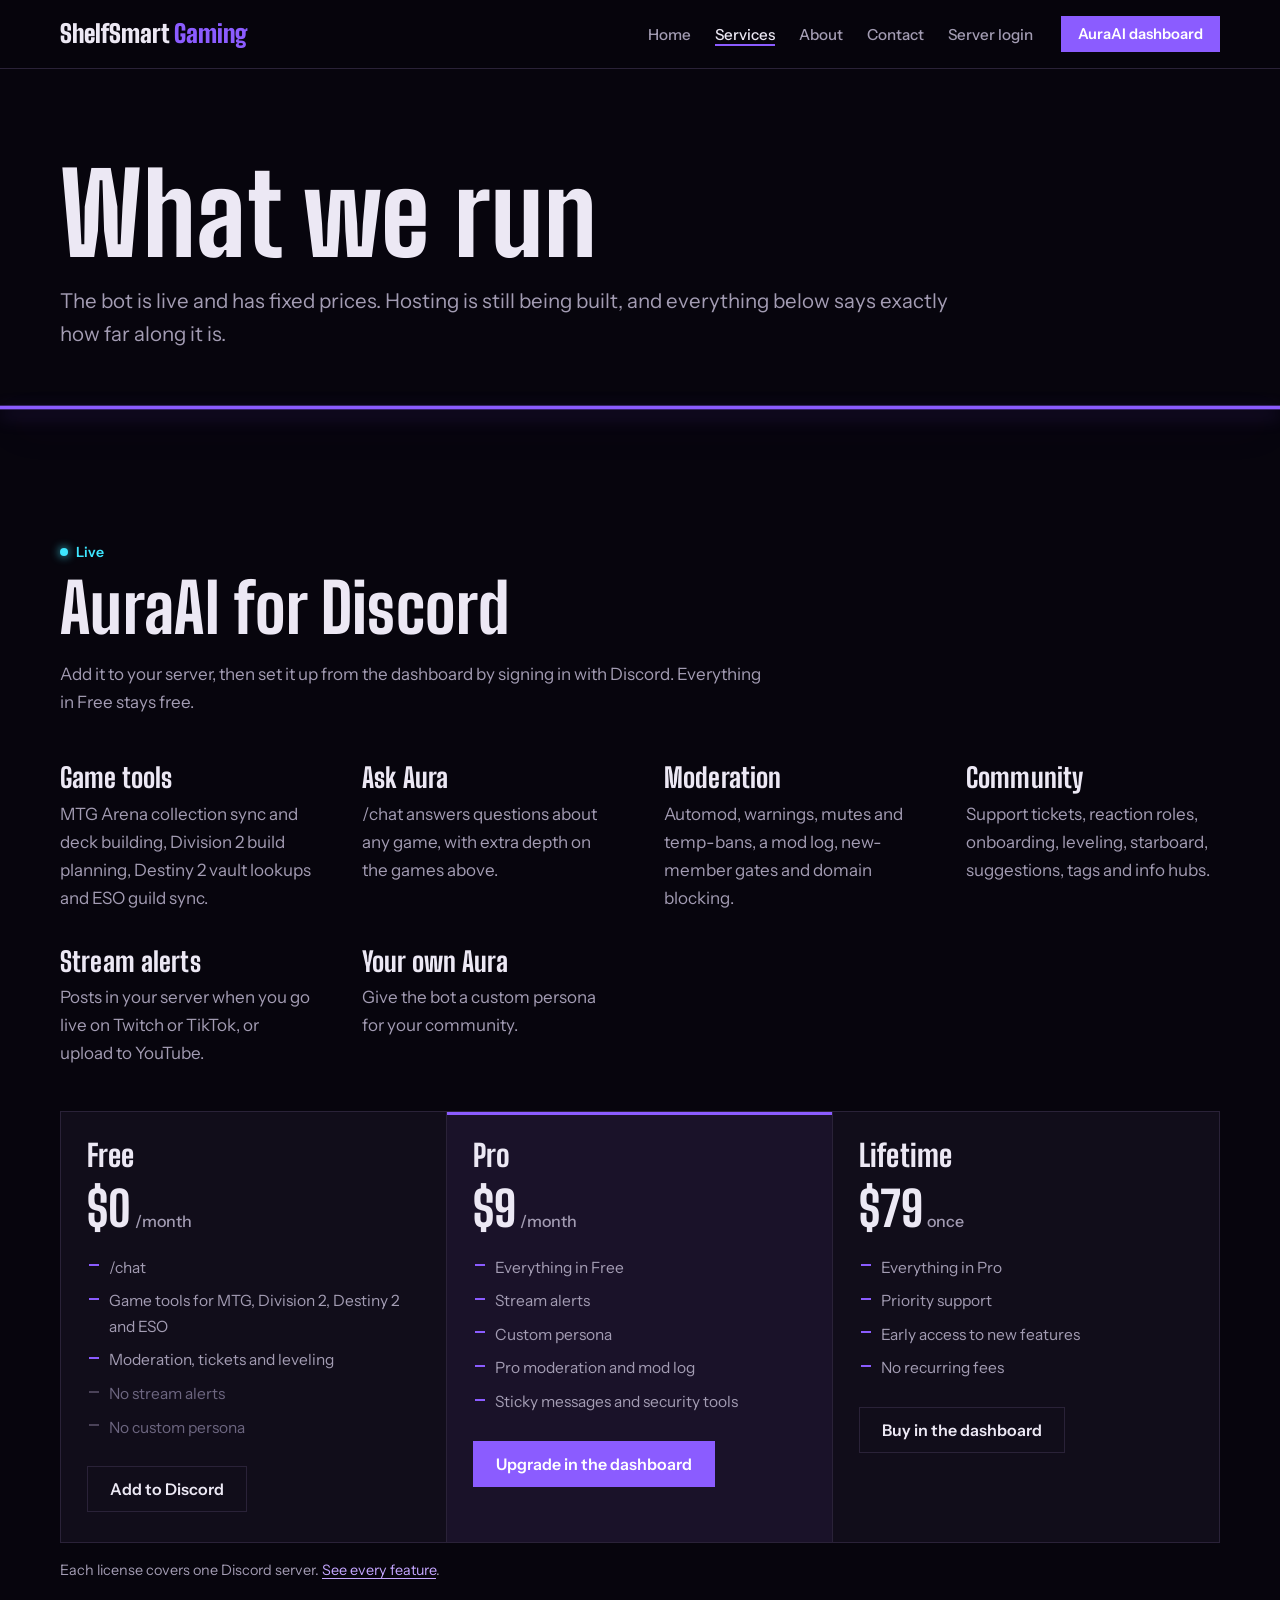
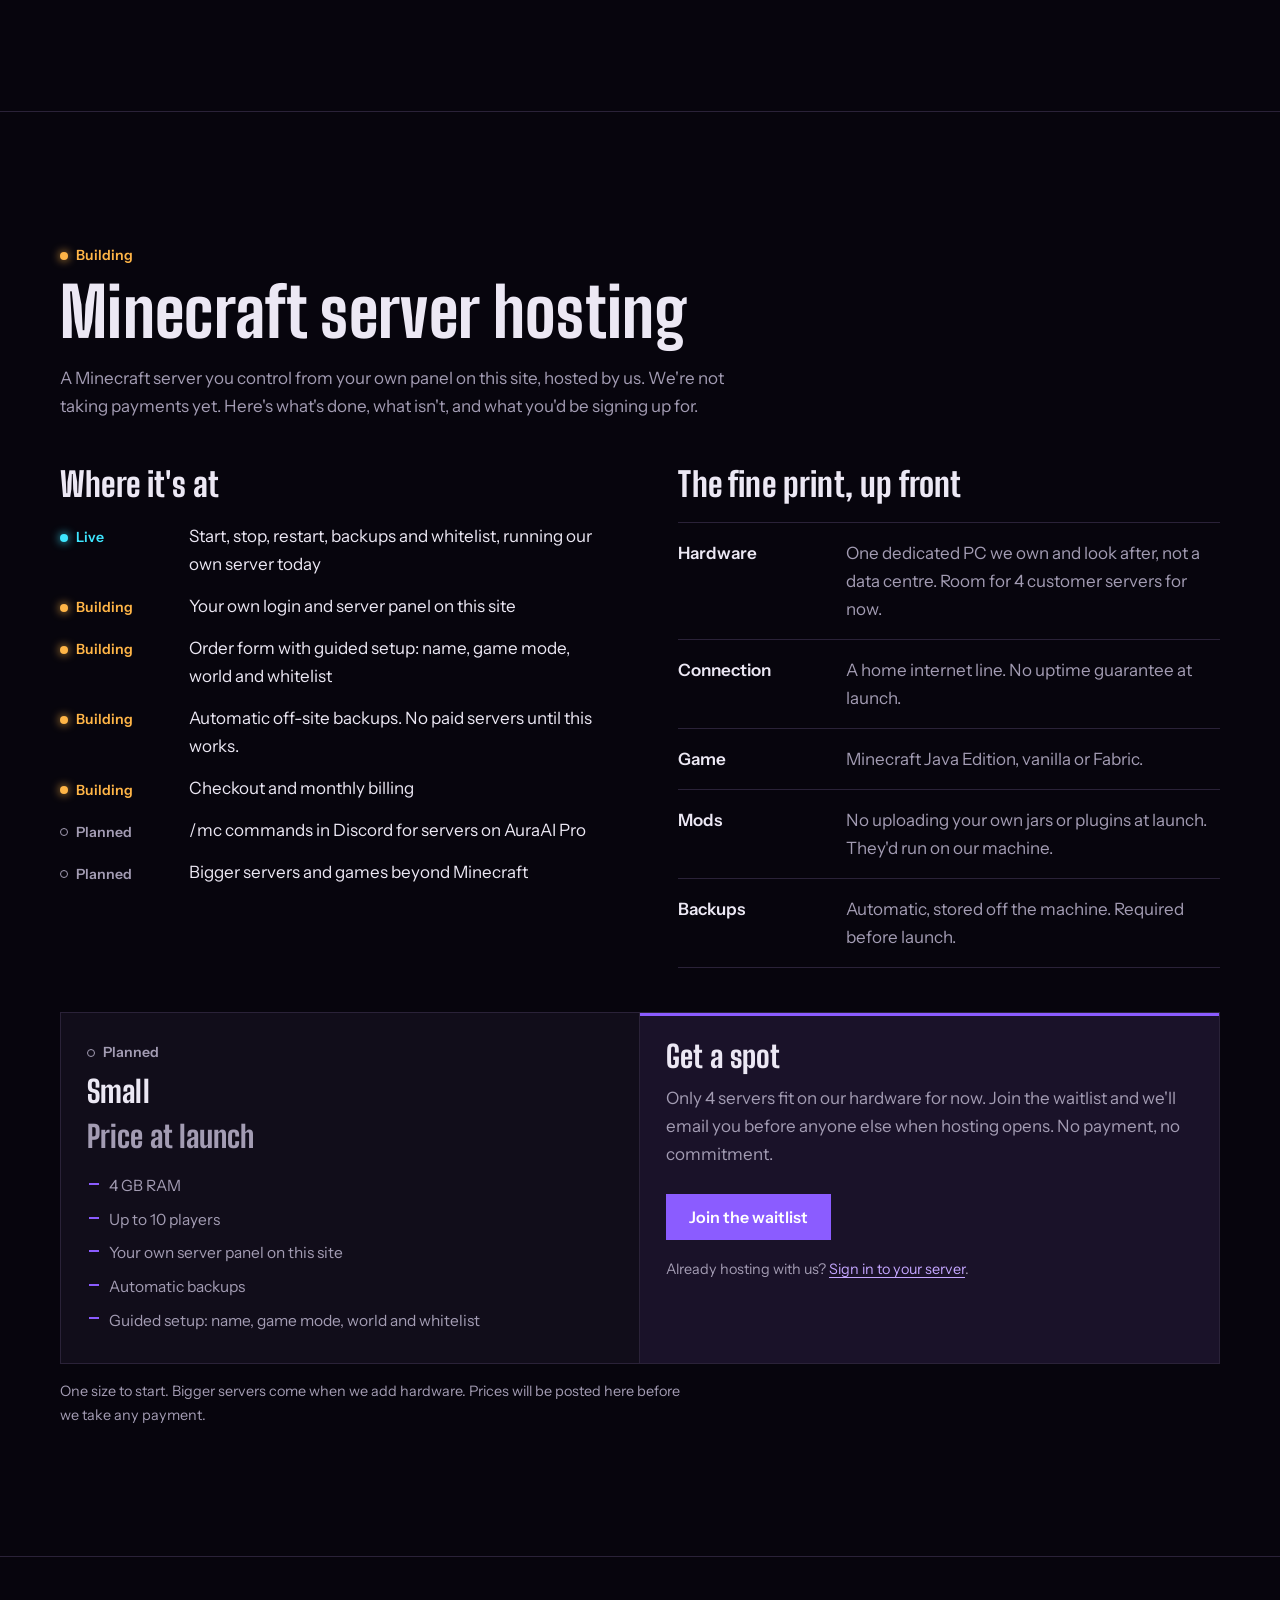
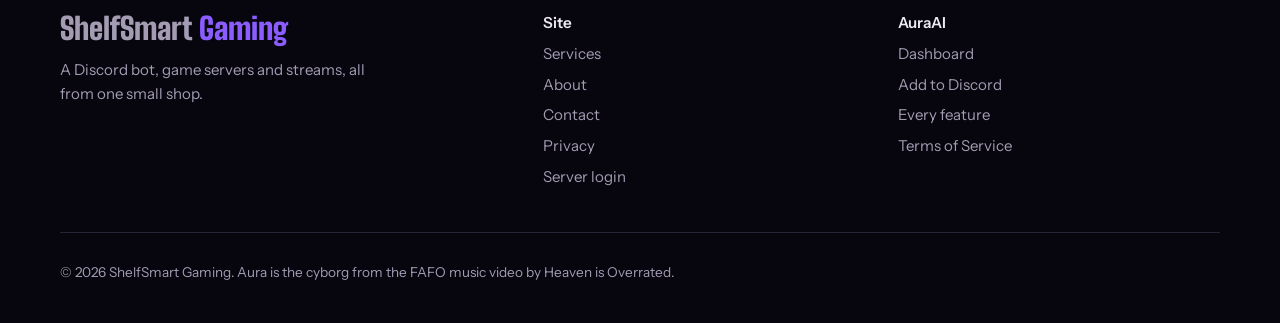
<file: pages/services.html>
<!DOCTYPE html>
<html lang="en">
<head>
  <meta charset="UTF-8">
  <meta name="viewport" content="width=device-width, initial-scale=1">
  <title>Services — ShelfSmart Gaming</title>
  <meta name="description" content="AuraAI plans and features, and our Minecraft hosting plan: what works today, what's still being built, and what it will cost.">
  <meta property="og:title" content="Services — ShelfSmart Gaming">
  <meta property="og:description" content="AuraAI plans and features, and our Minecraft hosting plan: what works today, what's still being built, and what it will cost.">
  <meta property="og:image" content="https://www.uptight-shelf-smart-flow.com/img/site/aura-fafo.jpg">
  <meta name="theme-color" content="#07050d">
  <link rel="preconnect" href="https://fonts.googleapis.com">
  <link rel="preconnect" href="https://fonts.gstatic.com" crossorigin>
  <link href="https://fonts.googleapis.com/css2?family=Big+Shoulders+Display:wght@800;900&family=Instrument+Sans:wght@400;500;600&display=swap" rel="stylesheet">
  <link rel="stylesheet" href="../css/site.css">
</head>
<body>
<a class="skip" href="#main">Skip to content</a>
<header class="nav">
  <div class="wrap">
    <a class="mark" href="../index.html">ShelfSmart<span> Gaming</span></a>
    <button class="nav-toggle" type="button" aria-expanded="false" aria-controls="site-links">Menu</button>
    <ul id="site-links"><li><a href="../index.html">Home</a></li><li><a href="../pages/services.html" aria-current="page">Services</a></li><li><a href="../pages/about.html">About</a></li><li><a href="../pages/contact.html">Contact</a></li><li><a href="../hosting/">Server login</a></li><li class="nav-phone"><a href="/login.html">AuraAI dashboard</a></li></ul>
    <a class="btn slim" href="/login.html" title="The AuraAI Discord bot dashboard (sign in with Discord)">AuraAI dashboard</a>
  </div>
</header>
<main id="main">

<section class="page-head">
  <div class="wrap">
    <h1>What we run</h1>
    <p class="lede">The bot is live and has fixed prices. Hosting is still being built, and everything below says exactly how far along it is.</p>
  </div>
</section>

<section class="block" id="bot">
  <div class="wrap">
    <p class="status live">Live</p>
    <h2>AuraAI for Discord</h2>
    <p>Add it to your server, then set it up from the dashboard by signing in with Discord. Everything in Free stays free.</p>
    <div class="features">
      <div><h3>Game tools</h3><p>MTG Arena collection sync and deck building, Division 2 build planning, Destiny 2 vault lookups and ESO guild sync.</p></div>
      <div><h3>Ask Aura</h3><p>/chat answers questions about any game, with extra depth on the games above.</p></div>
      <div><h3>Moderation</h3><p>Automod, warnings, mutes and temp-bans, a mod log, new-member gates and domain blocking.</p></div>
      <div><h3>Community</h3><p>Support tickets, reaction roles, onboarding, leveling, starboard, suggestions, tags and info hubs.</p></div>
      <div><h3>Stream alerts</h3><p>Posts in your server when you go live on Twitch or TikTok, or upload to YouTube.</p></div>
      <div><h3>Your own Aura</h3><p>Give the bot a custom persona for your community.</p></div>
    </div>
    <div class="plans">
      <div class="plan">
        <h3>Free</h3>
        <p class="price">$0<small>/month</small></p>
        <ul><li>/chat</li><li>Game tools for MTG, Division 2, Destiny 2 and ESO</li><li>Moderation, tickets and leveling</li><li class="no">No stream alerts</li><li class="no">No custom persona</li></ul>
        <a class="btn ghost" href="https://discord.com/oauth2/authorize?client_id=1479991514351538350&permissions=2251799813900304&integration_type=0&scope=bot+applications.commands" target="_blank" rel="noopener">Add to Discord</a>
      </div>
      <div class="plan pick">
        <h3>Pro</h3>
        <p class="price">$9<small>/month</small></p>
        <ul><li>Everything in Free</li><li>Stream alerts</li><li>Custom persona</li><li>Pro moderation and mod log</li><li>Sticky messages and security tools</li></ul>
        <a class="btn" href="/login.html">Upgrade in the dashboard</a>
      </div>
      <div class="plan">
        <h3>Lifetime</h3>
        <p class="price">$79<small>once</small></p>
        <ul><li>Everything in Pro</li><li>Priority support</li><li>Early access to new features</li><li>No recurring fees</li></ul>
        <a class="btn ghost" href="/login.html">Buy in the dashboard</a>
      </div>
    </div>
    <p class="muted small" style="margin-top:16px">Each license covers one Discord server. <a href="/features.html">See every feature</a>.</p>
  </div>
</section>

<section class="block" id="hosting">
  <div class="wrap">
    <p class="status building">Building</p>
    <h2>Minecraft server hosting</h2>
    <p>A Minecraft server you control from your own panel on this site, hosted by us. We're not taking payments yet. Here's what's done, what isn't, and what you'd be signing up for.</p>

    <div class="split" style="margin-top:48px">
      <div>
        <h3 style="margin-bottom:20px">Where it's at</h3>
        <ul class="checklist">
          <li><span class="status live">Live</span><span>Start, stop, restart, backups and whitelist, running our own server today</span></li>
          <li><span class="status building">Building</span><span>Your own login and server panel on this site</span></li>
          <li><span class="status building">Building</span><span>Order form with guided setup: name, game mode, world and whitelist</span></li>
          <li><span class="status building">Building</span><span>Automatic off-site backups. No paid servers until this works.</span></li>
          <li><span class="status building">Building</span><span>Checkout and monthly billing</span></li>
          <li><span class="status planned">Planned</span><span>/mc commands in Discord for servers on AuraAI Pro</span></li>
          <li><span class="status planned">Planned</span><span>Bigger servers and games beyond Minecraft</span></li>
        </ul>
      </div>
      <div>
        <h3 style="margin-bottom:20px">The fine print, up front</h3>
        <ul class="facts">
          <li><b>Hardware</b><span>One dedicated PC we own and look after, not a data centre. Room for 4 customer servers for now.</span></li>
          <li><b>Connection</b><span>A home internet line. No uptime guarantee at launch.</span></li>
          <li><b>Game</b><span>Minecraft Java Edition, vanilla or Fabric.</span></li>
          <li><b>Mods</b><span>No uploading your own jars or plugins at launch. They'd run on our machine.</span></li>
          <li><b>Backups</b><span>Automatic, stored off the machine. Required before launch.</span></li>
        </ul>
      </div>
    </div>

    <div class="plans">
      <div class="plan">
        <p class="status planned">Planned</p>
        <h3>Small</h3>
        <p class="price tba">Price at launch</p>
        <ul><li>4 GB RAM</li><li>Up to 10 players</li><li>Your own server panel on this site</li><li>Automatic backups</li><li>Guided setup: name, game mode, world and whitelist</li></ul>
      </div>
      <div class="plan pick">
        <h3>Get a spot</h3>
        <p style="color:var(--ash);margin-top:12px">Only 4 servers fit on our hardware for now. Join the waitlist and we'll email you before anyone else when hosting opens. No payment, no commitment.</p>
        <a class="btn" href="../pages/contact.html?topic=hosting" style="margin-top:26px">Join the waitlist</a>
        <p class="small" style="margin-top:18px;color:var(--ash)">Already hosting with us? <a href="../hosting/">Sign in to your server</a>.</p>
      </div>
    </div>
    <p class="muted small" style="margin-top:16px">One size to start. Bigger servers come when we add hardware. Prices will be posted here before we take any payment.</p>
  </div>
</section>

</main>
<footer class="foot">
  <div class="wrap">
    <div>
      <a class="mark" href="../index.html">ShelfSmart<span> Gaming</span></a>
      <p>A Discord bot, game servers and streams, all from one small shop.</p>
    </div>
    <div>
      <h4>Site</h4>
      <ul>
        <li><a href="../pages/services.html">Services</a></li>
        <li><a href="../pages/about.html">About</a></li>
        <li><a href="../pages/contact.html">Contact</a></li>
        <li><a href="../pages/privacy.html">Privacy</a></li>
        <li><a href="../hosting/">Server login</a></li>
      </ul>
    </div>
    <div>
      <h4>AuraAI</h4>
      <ul>
        <li><a href="/login.html">Dashboard</a></li>
        <li><a href="https://discord.com/oauth2/authorize?client_id=1479991514351538350&permissions=2251799813900304&integration_type=0&scope=bot+applications.commands" target="_blank" rel="noopener">Add to Discord</a></li>
        <li><a href="/features.html">Every feature</a></li>
        <li><a href="https://nutritiousdeath.github.io/auraai-legal/terms.html" target="_blank" rel="noopener">Terms of Service</a></li>
      </ul>
    </div>
    <p class="legal">© 2026 ShelfSmart Gaming. Aura is the cyborg from the FAFO music video by Heaven is Overrated.</p>
  </div>
</footer>
<script src="../js/site.js" defer></script>
</body>
</html>
</file>
<file: css/site.css>
/* ─── SHELFSMART GAMING — PUBLIC SITE ───────────────────────────────────────
   Used by index.html and pages/*.html. The dashboard and login keep their
   own styles (css/dashboard.css, inline).

   Idea: everything we make sits on a "shelf". Each offering is a row with a
   violet light strip under it (the FAFO resistance purple) and an honest
   status: Live, Building or Planned. Aura leads the hero.
   ───────────────────────────────────────────────────────────────────────── */

:root {
  --void: #07050d;      /* page */
  --plate: #110d1a;     /* raised surfaces */
  --line: #2a2238;      /* borders, rules */
  --violet: #8b5cff;    /* the shelf light, primary actions */
  --fiber: #c4a6ff;     /* links, highlights on dark */
  --bone: #ece8f4;      /* text */
  --ash: #a39cb3;       /* secondary text */
  --live: #3ee6ff;      /* status: live */
  --build: #ffb547;     /* status: building */

  --display: 'Big Shoulders Display', 'Arial Narrow', sans-serif;
  --body: 'Instrument Sans', system-ui, sans-serif;

  --wrap: min(1160px, 100% - 2 * clamp(20px, 5vw, 56px));
  --strip: 0 0 0 1px rgba(139, 92, 255, 0.35), 0 6px 18px rgba(139, 92, 255, 0.45), 0 18px 48px rgba(139, 92, 255, 0.18);
}

*, *::before, *::after { box-sizing: border-box; margin: 0; padding: 0; }
html { scroll-behavior: smooth; -webkit-text-size-adjust: 100%; }
body {
  background: var(--void);
  color: var(--bone);
  font: 400 1.0625rem/1.65 var(--body);
  min-height: 100vh;
  overflow-x: hidden;
}
img { display: block; max-width: 100%; height: auto; }
[hidden] { display: none !important; }
a { color: var(--fiber); text-underline-offset: 3px; }
a:hover { color: var(--bone); }
:focus-visible { outline: 2px solid var(--live); outline-offset: 3px; }
::selection { background: var(--violet); color: var(--void); }

.wrap { width: var(--wrap); margin-inline: auto; }
.skip { position: absolute; left: -999px; top: 8px; background: var(--bone); color: var(--void); padding: 8px 14px; z-index: 100; }
.skip:focus { left: 8px; }

/* ── Type ────────────────────────────────────────────────────────────────── */
h1, h2, h3 { text-wrap: balance; font-family: var(--display); font-weight: 800; line-height: 0.95; letter-spacing: 0.005em; color: var(--bone); }
h2 { font-size: clamp(2.6rem, 6vw, 4.25rem); }
h3 { font-size: clamp(1.6rem, 3vw, 2.1rem); line-height: 1; }
p { max-width: 64ch; }
.lede { font-size: clamp(1.1rem, 1.6vw, 1.3rem); color: var(--bone); }
.muted { color: var(--ash); }
.small { font-size: 0.9rem; }

/* ── Nav ─────────────────────────────────────────────────────────────────── */
.nav {
  position: sticky; top: 0; z-index: 40;
  background: rgba(7, 5, 13, 0.82);
  backdrop-filter: blur(12px); -webkit-backdrop-filter: blur(12px);
  border-bottom: 1px solid var(--line);
}
.nav .wrap { display: flex; align-items: center; gap: 28px; min-height: 68px; }
.mark { font-family: var(--display); font-weight: 900; font-size: 1.55rem; line-height: 1; text-decoration: none; color: var(--bone); white-space: nowrap; }
.mark span { color: var(--violet); }
.nav ul { display: flex; gap: 24px; list-style: none; margin-left: auto; }
.nav ul a { color: var(--ash); text-decoration: none; font-weight: 500; font-size: 0.95rem; }
.nav ul a:hover, .nav ul a[aria-current="page"] { color: var(--bone); }
.nav ul a[aria-current="page"] { box-shadow: 0 2px 0 var(--violet); }
.nav-phone { display: none; }
.nav-toggle { display: none; margin-left: auto; background: none; border: 1px solid var(--line); color: var(--bone); padding: 8px 12px; font: 500 0.9rem var(--body); cursor: pointer; }

@media (max-width: 860px) {
  .nav-toggle { display: block; }
  .nav ul { display: none; position: absolute; left: 0; right: 0; top: 100%; flex-direction: column; gap: 0; background: var(--void); border-bottom: 1px solid var(--line); padding: 8px 0; }
  .nav.open ul { display: flex; }
  .nav ul a { display: block; padding: 12px clamp(20px, 5vw, 56px); }
  .nav ul a[aria-current="page"] { box-shadow: inset 3px 0 0 var(--violet); }
  .nav .btn { display: none; }
  .nav ul .nav-phone { display: list-item; }
}

/* ── Buttons ─────────────────────────────────────────────────────────────── */
.btn {
  display: inline-flex; align-items: center; gap: 10px;
  font: 600 1rem/1 var(--body); text-decoration: none; cursor: pointer;
  padding: 14px 22px; border: 1px solid var(--violet);
  background: var(--violet); color: #fff;
  transition: background 0.15s, box-shadow 0.15s;
}
.btn:hover { background: #7a48f5; color: #fff; box-shadow: 0 0 24px rgba(139, 92, 255, 0.5); }
.btn.ghost { background: transparent; color: var(--bone); border-color: var(--line); }
.btn.ghost:hover { border-color: var(--fiber); box-shadow: none; }
.btn.slim { padding: 10px 16px; font-size: 0.92rem; }
.btn svg { width: 18px; height: 18px; flex-shrink: 0; }
.actions { display: flex; flex-wrap: wrap; gap: 12px; margin-top: 32px; }

/* ── Hero ────────────────────────────────────────────────────────────────── */
.hero { position: relative; isolation: isolate; min-height: min(88vh, 820px); display: flex; align-items: flex-end; }
.hero-art { position: absolute; inset: 0; z-index: -2; overflow: hidden; }
.hero-art img { width: 100%; height: 100%; object-fit: cover; object-position: 30% 30%; transform: translateX(14%) scale(1.04); transform-origin: right center; }
.hero::before {
  content: ""; position: absolute; inset: 0; z-index: -1;
  background:
    linear-gradient(90deg, var(--void) 0%, var(--void) 14%, rgba(7,5,13,0.85) 30%, rgba(7,5,13,0.2) 50%, rgba(7,5,13,0) 70%),
    linear-gradient(0deg, var(--void) 0%, rgba(7,5,13,0) 40%);
}
.hero .wrap { padding: 120px 0 72px; }
.hero .wrap > * { max-width: 34rem; }
.wordmark {
  font-family: var(--display); font-weight: 900; line-height: 0.82;
  font-size: clamp(4.4rem, 9.5vw, 8.6rem); letter-spacing: -0.005em;
  color: var(--bone); text-shadow: 0 2px 30px rgba(7, 5, 13, 0.6);
}
.wordmark .g { display: block; color: transparent; -webkit-text-stroke: 2px var(--fiber); text-shadow: none; }
.hero .lede { margin-top: 34px; max-width: 46ch; }
.hero-strip { position: absolute; left: 0; right: 0; bottom: 0; height: 3px; background: var(--violet); box-shadow: var(--strip); }

@media (prefers-reduced-motion: no-preference) {
  .hero-strip { animation: flicker 1.6s 0.4s both; }
  @keyframes flicker {
    0% { opacity: 0; } 8% { opacity: 1; } 12% { opacity: 0.15; } 20% { opacity: 1; }
    24% { opacity: 0.3; } 34% { opacity: 1; } 100% { opacity: 1; }
  }
}

@media (max-width: 700px) {
  .hero { min-height: auto; display: block; }
  .hero-art { position: relative; height: 62vh; max-height: 520px; }
  .hero-art img { object-position: 50% 25%; transform: none; }
  .hero::before { background: linear-gradient(0deg, var(--void) 0%, var(--void) 38%, rgba(7,5,13,0) 70%); }
  .hero .wrap { padding: 0 0 56px; margin-top: -22vh; position: relative; }
  .wordmark .g { -webkit-text-stroke-width: 1.5px; }
}

/* Sub-page header (no hero art) */
.page-head { padding: 96px 0 56px; border-bottom: 1px solid var(--line); position: relative; }
.page-head h1 { font-size: clamp(3.4rem, 9vw, 7rem); line-height: 0.88; }
.page-head .lede { margin-top: 20px; color: var(--ash); }
.page-head::after { content: ""; position: absolute; left: 0; right: 0; bottom: -2px; height: 3px; background: var(--violet); box-shadow: var(--strip); }

/* ── Sections ────────────────────────────────────────────────────────────── */
.block { padding: clamp(72px, 10vw, 128px) 0; }
.block + .block { border-top: 1px solid var(--line); }
.block > .wrap > h2 { margin-bottom: 20px; }
.block > .wrap > h2 + p { color: var(--ash); }

/* ── The shelf: offerings as lit rows with an honest status ──────────────── */
.shelf { margin-top: 48px; display: grid; gap: 34px; }
.shelf-row {
  position: relative; display: grid; grid-template-columns: 1fr auto; gap: 8px 32px; align-items: end;
  padding: 0 0 26px;
}
.shelf-row::after { content: ""; position: absolute; left: 0; right: 0; bottom: 0; height: 3px; background: var(--violet); box-shadow: var(--strip); opacity: 0.85; }
.shelf-row[data-status="building"]::after { background: linear-gradient(90deg, var(--violet) 0 58%, var(--line) 58%); }
.shelf-row[data-status="planned"]::after { background: var(--line); box-shadow: none; }
.shelf-row h3 { font-size: clamp(2.2rem, 5vw, 3.4rem); }
.shelf-row p { color: var(--ash); grid-column: 1; }
.shelf-row .go { grid-column: 2; grid-row: 1 / span 2; align-self: center; }
@media (max-width: 700px) { .shelf-row { grid-template-columns: 1fr; } .shelf-row .go { grid-column: 1; grid-row: auto; margin-top: 10px; } }

.status { display: inline-flex; align-items: center; gap: 8px; font-weight: 600; font-size: 0.88rem; margin-bottom: 12px; }
.status::before { content: ""; width: 8px; height: 8px; border-radius: 50%; background: currentColor; box-shadow: 0 0 10px currentColor; }
.status.live { color: var(--live); }
.status.building { color: var(--build); }
.status.planned { color: var(--ash); }
.status.planned::before { box-shadow: none; background: transparent; border: 1.5px solid currentColor; }

/* ── Plans ───────────────────────────────────────────────────────────────── */
.plans { display: grid; grid-template-columns: repeat(auto-fit, minmax(240px, 1fr)); gap: 0; margin-top: 44px; border: 1px solid var(--line); }
.plan { padding: 28px 26px 30px; border-right: 1px solid var(--line); background: var(--plate); display: flex; flex-direction: column; }
.plan:last-child { border-right: 0; }
.plan.pick { background: #1a1229; box-shadow: inset 0 3px 0 var(--violet); }
.plan h3 { font-size: 1.9rem; }
.price { font-family: var(--display); font-weight: 800; font-size: 3rem; line-height: 1; margin: 14px 0 4px; }
.price small { font-family: var(--body); font-weight: 500; font-size: 1rem; color: var(--ash); margin-left: 4px; }
.price.tba { font-size: 1.9rem; color: var(--ash); }
.plan ul { list-style: none; margin: 18px 0 0; display: grid; gap: 8px; color: var(--ash); font-size: 0.97rem; }
.plan li { padding-left: 22px; position: relative; }
.plan li::before { content: ""; position: absolute; left: 2px; top: 0.62em; width: 10px; height: 2px; background: var(--violet); }
.plan li.no { color: #6d6680; }
.plan li.no::before { background: #4a4258; }
.plan .btn { margin-top: auto; align-self: flex-start; }
.plan ul + .btn { margin-top: 26px; }
@media (max-width: 760px) { .plan { border-right: 0; border-bottom: 1px solid var(--line); } .plan:last-child { border-bottom: 0; } }

/* ── Two-column text + list ──────────────────────────────────────────────── */
.split { display: grid; grid-template-columns: minmax(0, 1fr) minmax(0, 1fr); gap: clamp(32px, 6vw, 88px); align-items: start; }
@media (max-width: 860px) { .split { grid-template-columns: 1fr; } }

.facts { list-style: none; border-top: 1px solid var(--line); }
.facts li { display: grid; grid-template-columns: 9.5rem 1fr; gap: 16px; padding: 16px 0; border-bottom: 1px solid var(--line); }
.facts b { font-weight: 600; color: var(--bone); }
.facts span { color: var(--ash); }
@media (max-width: 520px) { .facts li { grid-template-columns: 1fr; gap: 2px; } }

.checklist { list-style: none; display: grid; gap: 14px; }
.checklist li { display: grid; grid-template-columns: 7.2rem 1fr; gap: 14px; align-items: baseline; }
.checklist .status { margin: 0; }
@media (max-width: 520px) { .checklist li { grid-template-columns: 1fr; gap: 0; } }

.features { display: grid; grid-template-columns: repeat(auto-fit, minmax(250px, 1fr)); gap: 36px 48px; margin-top: 48px; }
.features h3 { font-size: 1.7rem; margin-bottom: 8px; }
.features p { color: var(--ash); }

/* ── Content links ───────────────────────────────────────────────────────── */
.channels { display: grid; grid-template-columns: repeat(auto-fit, minmax(230px, 1fr)); margin-top: 44px; border-top: 1px solid var(--line); }
.channel { display: block; padding: 26px 24px 26px 0; border-bottom: 1px solid var(--line); text-decoration: none; color: var(--bone); }
.channel h3 { font-size: 2rem; transition: color 0.15s; }
.channel p { color: var(--ash); margin-top: 6px; font-size: 0.97rem; }
.channel:hover h3 { color: var(--fiber); }

/* ── Forms ───────────────────────────────────────────────────────────────── */
.form { display: grid; gap: 20px; }
.field label { display: block; font-weight: 600; font-size: 0.95rem; margin-bottom: 8px; }
.field input, .field select, .field textarea {
  width: 100%; background: var(--plate); color: var(--bone); border: 1px solid var(--line);
  font: 400 1rem/1.5 var(--body); padding: 12px 14px; border-radius: 0;
}
.field textarea { min-height: 160px; resize: vertical; }
.field input:focus, .field select:focus, .field textarea:focus { outline: none; border-color: var(--violet); box-shadow: 0 0 0 1px var(--violet); }
.form-note { min-height: 1.5em; font-weight: 500; }
.form-note.ok { color: var(--live); }
.form-note.err { color: #ff7a85; }

/* ── Prose (privacy) ─────────────────────────────────────────────────────── */
.prose { max-width: 70ch; }
.prose h2 { font-size: 2.2rem; margin: 48px 0 12px; }
.prose p, .prose ul { color: var(--ash); margin-bottom: 14px; }
.prose ul { padding-left: 22px; }
.prose li { margin-bottom: 6px; }
.prose strong { color: var(--bone); font-weight: 600; }

/* ── Footer ──────────────────────────────────────────────────────────────── */
.foot { border-top: 1px solid var(--line); padding: 56px 0 40px; color: var(--ash); font-size: 0.94rem; }
.foot .wrap { display: grid; grid-template-columns: 1.4fr 1fr 1fr; gap: 32px; }
.foot .mark { font-size: 1.9rem; }
.foot p { margin-top: 10px; max-width: 34ch; }
.foot h4 { font: 600 0.95rem var(--body); color: var(--bone); margin-bottom: 10px; }
.foot ul { list-style: none; display: grid; gap: 6px; }
.foot a { color: var(--ash); text-decoration: none; }
.foot a:hover { color: var(--bone); }
.foot .legal { max-width: none; grid-column: 1 / -1; padding-top: 28px; border-top: 1px solid var(--line); font-size: 0.85rem; }
@media (max-width: 760px) { .foot .wrap { grid-template-columns: 1fr 1fr; } .foot .wrap > div:first-child { grid-column: 1 / -1; } }

/* ── Capability lists (features.html) ────────────────────────────────────── */
.caps { display: grid; grid-template-columns: repeat(auto-fit, minmax(300px, 1fr)); gap: 48px 56px; margin-top: 48px; }
.cap h3 { font-size: 1.9rem; padding-bottom: 12px; margin-bottom: 14px; border-bottom: 1px solid var(--line); }
.cap ul { list-style: none; display: grid; gap: 9px; color: var(--ash); font-size: 0.98rem; }
.cap li { padding-left: 22px; position: relative; }
.cap li::before { content: ""; position: absolute; left: 2px; top: 0.66em; width: 10px; height: 2px; background: var(--violet); }

/* ── Sign-in page ────────────────────────────────────────────────────────── */
.signin h1 { font-size: clamp(3rem, 7vw, 5.4rem); line-height: 0.9; }
.signin-art { width: 100%; max-width: 460px; justify-self: end; box-shadow: 0 0 0 1px var(--line), 0 30px 80px rgba(139, 92, 255, 0.25); }
@media (max-width: 860px) { .signin-art { display: none; } }
button.btn { border-radius: 0; }
button.btn:disabled { opacity: 0.6; cursor: wait; }

/* ── Hosting: sign-in tabs ───────────────────────────────────────────────── */
.tabs { display: flex; flex-wrap: wrap; margin-top: 36px; border-bottom: 1px solid var(--line); max-width: 460px; }
.tabs button {
  background: none; border: 0; color: var(--ash); cursor: pointer;
  font: 600 0.95rem var(--body); padding: 12px 16px 13px; box-shadow: inset 0 -3px 0 transparent;
}
.tabs button:hover { color: var(--bone); }
.tabs button[aria-selected="true"] { color: var(--bone); box-shadow: inset 0 -3px 0 var(--violet); }
.auth-form { margin-top: 26px; max-width: 460px; }
.linkish { background: none; border: 0; padding: 0; color: var(--fiber); font: inherit; cursor: pointer; text-decoration: underline; text-underline-offset: 3px; }
.linkish:hover { color: var(--bone); }

/* ── Hosting: panel ──────────────────────────────────────────────────────── */
.panel-head { padding: 72px 0 40px; }
.account-bar { display: flex; flex-wrap: wrap; align-items: center; gap: 10px 22px; margin-top: 22px; color: var(--ash); }
.account-bar b { color: var(--bone); font-weight: 600; }
.admin-badge { margin-left: 10px; font-size: 0.8rem; font-weight: 600; color: var(--fiber); border: 1px solid rgba(196, 166, 255, 0.45); padding: 2px 8px; }
.password-form { max-width: 460px; margin-top: 24px; padding: 22px; border: 1px solid var(--line); background: var(--plate); }
.panel-body { padding-top: 48px; }

.host-line { display: flex; align-items: center; gap: 10px; color: var(--ash); margin-bottom: 36px; max-width: none; }
.host-line .dot { width: 9px; height: 9px; border-radius: 50%; background: var(--ash); flex-shrink: 0; }
.host-line.ok .dot { background: var(--live); box-shadow: 0 0 10px var(--live); }
.host-line.bad { color: #ff9aa2; }
.host-line.bad .dot { background: #ff5c6c; box-shadow: 0 0 10px #ff5c6c; }

.srv { position: relative; border: 1px solid var(--line); background: var(--plate); padding: clamp(22px, 3vw, 34px); margin-bottom: 40px; }
.srv::after { content: ""; position: absolute; left: -1px; right: -1px; bottom: -1px; height: 3px; background: var(--line); }
.srv.on::after { background: var(--violet); box-shadow: var(--strip); }
.srv-head { display: flex; flex-wrap: wrap; align-items: baseline; gap: 8px 18px; }
.srv-head h2 { font-size: clamp(2.2rem, 4.5vw, 3.2rem); }
.srv-head .status { margin: 0; }
.srv-head .busy { color: var(--fiber); font-weight: 500; font-size: 0.92rem; }

.addr { display: flex; flex-wrap: wrap; align-items: center; gap: 10px 14px; margin-top: 18px; }
.addr-label { color: var(--ash); }
.addr-value { font: 600 1.05rem var(--body); color: var(--bone); background: var(--void); border: 1px solid var(--line); padding: 8px 12px; letter-spacing: 0.01em; }
.addr-soon { color: var(--ash); font-style: italic; }

.srv-stats { display: grid; grid-template-columns: repeat(auto-fit, minmax(150px, 1fr)); gap: 0; margin-top: 26px; border-top: 1px solid var(--line); border-bottom: 1px solid var(--line); }
.srv-stats div { padding: 14px 16px 14px 0; }
.srv-stats dt { color: var(--ash); font-size: 0.88rem; }
.srv-stats dd { font-family: var(--display); font-weight: 800; font-size: 1.7rem; line-height: 1.1; color: var(--bone); }

.srv-actions { display: flex; flex-wrap: wrap; gap: 10px; margin-top: 24px; }
.btn.danger { background: transparent; color: #ff8a96; border-color: rgba(255, 92, 108, 0.55); }
.btn.danger:hover { background: rgba(255, 92, 108, 0.12); color: #ffb3ba; box-shadow: none; }
.btn:disabled, .btn[aria-disabled="true"] { opacity: 0.32; cursor: not-allowed; box-shadow: none; filter: grayscale(0.6); }
.inline-form input:disabled { opacity: 0.5; cursor: not-allowed; }

.srv-section { margin-top: 32px; }
.srv-section h3 { font-size: 1.6rem; margin-bottom: 4px; }
.srv-section > p { color: var(--ash); font-size: 0.95rem; }
.chips { display: flex; flex-wrap: wrap; gap: 8px; margin-top: 14px; }
.chip { display: inline-flex; align-items: center; gap: 8px; padding: 6px 6px 6px 12px; border: 1px solid var(--line); background: var(--void); font-weight: 500; }
.chip.online { border-color: rgba(62, 230, 255, 0.5); }
.chip.online::before { content: ""; width: 7px; height: 7px; border-radius: 50%; background: var(--live); box-shadow: 0 0 8px var(--live); }
.chip button { background: none; border: 0; color: var(--ash); cursor: pointer; font-size: 1.15rem; line-height: 1; padding: 2px 6px; }
.chip button:hover:not(:disabled) { color: #ff8a96; }
.chip button:disabled { opacity: 0.35; cursor: not-allowed; }
.inline-form { display: flex; flex-wrap: wrap; gap: 10px; margin-top: 14px; max-width: 560px; }
.inline-form input { flex: 1 1 200px; min-width: 0; background: var(--void); color: var(--bone); border: 1px solid var(--line); font: 400 1rem var(--body); padding: 11px 13px; border-radius: 0; }
.inline-form input:focus { outline: none; border-color: var(--violet); box-shadow: 0 0 0 1px var(--violet); }
.srv-note { min-height: 1.5em; margin-top: 18px; font-weight: 500; max-width: none; }
.srv-note.ok { color: var(--live); }
.srv-note.err { color: #ff8a96; }
.srv-note.wait { color: var(--fiber); }

.activity { list-style: none; margin-top: 10px; border-top: 1px solid var(--line); }
.activity li { display: grid; grid-template-columns: 1.2rem minmax(7rem, auto) 1fr auto; gap: 10px; padding: 9px 0; border-bottom: 1px solid var(--line); color: var(--ash); font-size: 0.93rem; }
.activity .ico { font-weight: 700; }
.activity .ico.done { color: var(--live); }
.activity .ico.failed { color: #ff8a96; }
.activity .what { color: var(--bone); }
@media (max-width: 620px) { .activity li { grid-template-columns: 1.2rem 1fr; } .activity li > :nth-child(n+3) { grid-column: 2; } }

.empty { border: 1px dashed var(--line); padding: 32px; max-width: 640px; }
.empty h2 { font-size: 2.2rem; margin-bottom: 12px; }
.empty p { color: var(--ash); }

/* ── Hosting: orders ─────────────────────────────────────────────────────── */
.order { margin-top: 8px; padding: clamp(22px, 3vw, 34px); border: 1px solid var(--line); background: var(--plate); position: relative; }
.order::after { content: ""; position: absolute; left: -1px; right: -1px; bottom: -1px; height: 3px; background: var(--violet); box-shadow: var(--strip); }
.order h2 { font-size: clamp(2.2rem, 4.5vw, 3.2rem); margin-bottom: 10px; }
.order > p { max-width: 70ch; }
.order-form { margin-top: 26px; gap: 28px; max-width: 760px; }
.order-form fieldset { border: 0; padding: 0; margin: 0; display: grid; gap: 18px; min-width: 0; }
.order-form legend { font: 800 1.6rem/1 var(--display); color: var(--bone); margin-bottom: 14px; padding: 0; }
.field-row { display: grid; grid-template-columns: repeat(auto-fit, minmax(170px, 1fr)); gap: 18px; }
.hint { color: var(--ash); font-size: 0.88rem; margin-top: 6px; }
.check { display: flex; align-items: center; gap: 10px; font-weight: 500; cursor: pointer; }
.check input { width: 18px; height: 18px; accent-color: var(--violet); }
.field select { appearance: none; background-image: linear-gradient(45deg, transparent 50%, var(--ash) 50%), linear-gradient(135deg, var(--ash) 50%, transparent 50%); background-position: calc(100% - 18px) 55%, calc(100% - 13px) 55%; background-size: 5px 5px; background-repeat: no-repeat; padding-right: 36px; }

.order-cta { display: flex; flex-wrap: wrap; align-items: center; gap: 14px 24px; padding: 26px 0; border-top: 1px solid var(--line); border-bottom: 1px solid var(--line); margin-bottom: 40px; }
.order-cta p { color: var(--ash); max-width: 60ch; }
.order-cta .spots { color: var(--bone); font-weight: 600; }

.order-card { border: 1px solid var(--line); background: var(--plate); padding: 22px 24px; margin-bottom: 40px; }
.order-card h3 { font-size: 1.9rem; margin-bottom: 6px; }
.order-card .status { margin: 0 0 10px; }
.order-card p { color: var(--ash); }
.order-card .actions { margin-top: 16px; }
.order-meta { list-style: none; display: flex; flex-wrap: wrap; gap: 6px 18px; margin-top: 10px; color: var(--ash); font-size: 0.93rem; }
.order-meta b { color: var(--bone); font-weight: 600; }

.admin-orders { margin-top: 16px; padding-top: 40px; border-top: 1px solid var(--line); }
.admin-orders h2 { font-size: clamp(2.2rem, 4.5vw, 3.2rem); }
.admin-list { list-style: none; margin-top: 20px; border-top: 1px solid var(--line); }
.admin-list > li { display: grid; grid-template-columns: minmax(0, 1fr) auto; gap: 10px 24px; padding: 18px 0; border-bottom: 1px solid var(--line); align-items: start; }
.admin-list h3 { font-size: 1.5rem; }
.admin-list .who { color: var(--ash); font-size: 0.93rem; }
.admin-list .status { margin: 4px 0 0; }
.admin-list .btns { display: flex; flex-wrap: wrap; gap: 8px; justify-content: flex-end; }
.admin-list .order-note { grid-column: 1 / -1; min-height: 0; }
@media (max-width: 620px) { .admin-list > li { grid-template-columns: 1fr; } .admin-list .btns { justify-content: flex-start; } }
.srv-admin { margin-top: 32px; padding-top: 18px; border-top: 1px dashed var(--line); display: flex; flex-wrap: wrap; align-items: center; gap: 10px 16px; color: var(--ash); font-size: 0.93rem; }

.form-note.wait { color: var(--fiber); }

/* ── Hosting: Minecraft edition ──────────────────────────────────────────── */
.edition { font-weight: 600; font-size: 0.82rem; color: var(--ash); border: 1px solid var(--line); padding: 3px 9px; align-self: center; }
.edition.bedrock { color: var(--live); border-color: rgba(62, 230, 255, 0.4); }
.addr .addr-port { margin-left: 10px; }

/* ── Hosting: Your world (download) ──────────────────────────────────────── */
.world .world-state { margin: 4px 0 14px; font-weight: 500; }
.world .world-state.wait { color: var(--fiber); }
.world .world-state.ok { color: var(--live); }
.world .world-state.err { color: #ff8a96; }
.world .world-btns { display: flex; flex-wrap: wrap; gap: 10px; }
</file>
<file: css/dashboard.css>
:root {
      /* ShelfSmart (default) — same palette as the public site */
      --bg: #07050d; --bg-2: #110d1a; --cyan: #c4a6ff; --pink: #ff6b8b;
      --purple: #8b5cff; --yellow: #ffb547; --white: #ece8f4; --grey: #a39cb3;
      --green: #3ee6ff;
      --accent-rgb: 139,92,255; --bg-rgb: 7,5,13; --bg2-rgb: 17,13,26; --purple-rgb: 139,92,255;
      --pink-rgb: 255,107,139; --green-rgb: 62,230,255; --grey-rgb: 163,156,179; --white-rgb: 236,232,244;
      --line: #2a2238; --action: #8b5cff; --on-action: #ffffff;
      --font-display: 'Big Shoulders Display', 'Arial Narrow', sans-serif; --font-mono: 'Instrument Sans', system-ui, sans-serif; --font-body: 'Instrument Sans', system-ui, sans-serif;
      --glow-cyan: 0 0 14px rgba(139,92,255,0.35);
      --glow-pink: 0 0 12px rgba(255,107,139,0.3);
      --glow-purple: 0 0 12px rgba(139,92,255,0.35);
      --glow-green: 0 0 8px rgba(62,230,255,0.6);
    }
    /* Cyber Blue — the original AuraAI colours */
    body.theme-cyber { --bg:#050810;--bg-2:#080d1a;--cyan:#00f0ff;--pink:#ff2d78;--purple:#b44fff;--yellow:#ffe600;--white:#e8eaf0;--grey:#7a8099;--green:#00ff88;--accent-rgb:0,240,255;--bg-rgb:5,8,16;--bg2-rgb:8,13,26;--purple-rgb:180,79,255;--pink-rgb:255,45,120;--green-rgb:0,255,136;--grey-rgb:74,80,104;--white-rgb:232,234,240;--line:rgba(0,240,255,0.14);--action:#00f0ff;--on-action:#050810;--glow-cyan:0 0 10px #00f0ff,0 0 30px #00f0ff44,0 0 60px #00f0ff22;--glow-pink:0 0 10px #ff2d78,0 0 30px #ff2d7844;--glow-purple:0 0 10px #b44fff,0 0 30px #b44fff44;--glow-green:0 0 8px #00ff88; }
    body.theme-red { --accent-rgb:255,10,10;--bg-rgb:2,2,2;--bg2-rgb:13,5,5;--purple-rgb:204,0,0;--pink-rgb:255,68,0;--green-rgb:0,255,136;--grey-rgb:90,48,48;--white-rgb:240,232,232;--line:rgba(255,10,10,0.16);--action:#ff0a0a;--on-action:#020202;--bg:#020202;--bg-2:#0d0505;--cyan:#ff0a0a;--pink:#ff4400;--purple:#cc0000;--yellow:#ff6600;--white:#f0e8e8;--grey:#9a7c7c;--green:#00ff88;--glow-cyan:0 0 10px #ff0a0a,0 0 30px #ff0a0a44,0 0 60px #ff0a0a22;--glow-pink:0 0 10px #ff4400,0 0 30px #ff440044;--glow-purple:0 0 10px #cc0000,0 0 30px #cc000044;--glow-green:0 0 8px #00ff88; }
    body.theme-red .scanlines{background:repeating-linear-gradient(0deg,transparent,transparent 2px,rgba(255,10,10,0.012) 2px,rgba(255,10,10,0.012) 4px)}
    body.theme-pink { --accent-rgb:255,45,120;--bg-rgb:5,1,8;--bg2-rgb:13,1,13;--purple-rgb:204,0,255;--pink-rgb:255,0,204;--green-rgb:0,255,136;--grey-rgb:90,48,85;--white-rgb:240,232,240;--line:rgba(255,45,120,0.16);--action:#ff2d78;--on-action:#050108;--bg:#050108;--bg-2:#0d010d;--cyan:#ff2d78;--pink:#ff00cc;--purple:#cc00ff;--yellow:#ff66cc;--white:#f0e8f0;--grey:#9c7a96;--green:#00ff88;--glow-cyan:0 0 10px #ff2d78,0 0 30px #ff2d7844,0 0 60px #ff2d7822;--glow-pink:0 0 10px #ff00cc,0 0 30px #ff00cc44;--glow-purple:0 0 10px #cc00ff,0 0 30px #cc00ff44;--glow-green:0 0 8px #00ff88; }
    body.theme-pink .scanlines{background:repeating-linear-gradient(0deg,transparent,transparent 2px,rgba(255,45,120,0.012) 2px,rgba(255,45,120,0.012) 4px)}
    body.theme-orange { --accent-rgb:255,140,0;--bg-rgb:5,3,0;--bg2-rgb:13,8,0;--purple-rgb:255,170,0;--pink-rgb:255,102,0;--green-rgb:0,255,136;--grey-rgb:90,64,32;--white-rgb:240,237,232;--line:rgba(255,140,0,0.16);--action:#ff8c00;--on-action:#050300;--bg:#050300;--bg-2:#0d0800;--cyan:#ff8c00;--pink:#ff6600;--purple:#ffaa00;--yellow:#ffcc00;--white:#f0ede8;--grey:#a08a6c;--green:#00ff88;--glow-cyan:0 0 10px #ff8c00,0 0 30px #ff8c0044,0 0 60px #ff8c0022;--glow-pink:0 0 10px #ff6600,0 0 30px #ff660044;--glow-purple:0 0 10px #ffaa00,0 0 30px #ffaa0044;--glow-green:0 0 8px #00ff88; }
    body.theme-orange .scanlines{background:repeating-linear-gradient(0deg,transparent,transparent 2px,rgba(255,140,0,0.012) 2px,rgba(255,140,0,0.012) 4px)}
    .theme-toggle-wrap{display:flex;gap:8px;flex-wrap:wrap;margin-top:4px}
    .theme-btn{font-family:var(--font-mono);font-size:0.6rem;letter-spacing:2px;padding:7px 14px;border:1px solid rgba(var(--accent-rgb),0.3);background:transparent;color:var(--grey);cursor:pointer;text-transform:uppercase;transition:all 0.2s}
    .theme-btn:hover{border-color:var(--cyan);color:var(--cyan)}
    .theme-btn.active{border-color:var(--cyan);color:var(--cyan);background:rgba(var(--accent-rgb),0.08);box-shadow:var(--glow-cyan)}
    *,*::before,*::after{box-sizing:border-box;margin:0;padding:0}
    body{background:var(--bg);color:var(--white);font-family:var(--font-body);min-height:100vh;overflow-x:hidden;cursor:crosshair}
    .scanlines{position:fixed;inset:0;background:repeating-linear-gradient(0deg,transparent,transparent 2px,rgba(var(--accent-rgb),0.012) 2px,rgba(var(--accent-rgb),0.012) 4px);pointer-events:none;z-index:9999}
    #loading{position:fixed;inset:0;background:var(--bg);display:flex;flex-direction:column;align-items:center;justify-content:center;z-index:9000;transition:opacity 0.4s}
    #loading.hidden{opacity:0;pointer-events:none}
    .load-logo{font-family:var(--font-display);font-size:2rem;font-weight:900;letter-spacing:4px;margin-bottom:24px}
    .load-bar-wrap{width:240px;height:2px;background:rgba(var(--accent-rgb),0.1);margin-bottom:12px}
    .load-bar{height:100%;background:var(--cyan);box-shadow:var(--glow-cyan);width:0;animation:loadbar 1.2s ease forwards}
    @keyframes loadbar{to{width:100%}}
    .load-text{font-family:var(--font-mono);font-size:0.65rem;color:var(--grey);letter-spacing:2px;text-transform:uppercase}
    .nav{position:fixed;top:0;left:0;right:0;z-index:1000;display:flex;align-items:center;justify-content:space-between;padding:0.85rem 2rem;background:rgba(var(--bg-rgb),0.92);backdrop-filter:blur(12px);border-bottom:1px solid rgba(var(--accent-rgb),0.12)}
    .nav-logo{font-family:var(--font-display);font-size:1.1rem;font-weight:900;letter-spacing:2px;text-decoration:none}
    .logo-aura{color:var(--cyan);text-shadow:var(--glow-cyan)}.logo-ai{color:var(--white)}
    .nav-user{display:flex;align-items:center;gap:16px;font-family:var(--font-mono);font-size:0.68rem}
    .nav-user-name{color:var(--cyan);letter-spacing:1px}
    .nav-tier{padding:3px 10px;border:1px solid var(--purple);color:var(--purple);font-size:0.6rem;letter-spacing:2px;text-transform:uppercase;box-shadow:var(--glow-purple);transition:all 0.3s}
    .nav-tier.coach-badge{border:1px solid #00aaff!important;color:#00aaff!important;box-shadow:0 0 10px #00aaff,0 0 30px #00aaff44!important}
    .btn-signout{font-family:var(--font-mono);font-size:0.62rem;color:var(--grey);background:none;border:1px solid rgba(var(--grey-rgb),0.4);padding:4px 10px;cursor:pointer;letter-spacing:1px;text-transform:uppercase;transition:all 0.2s}
    .btn-signout:hover{color:var(--pink);border-color:var(--pink)}
    .layout{display:grid;grid-template-columns:200px 1fr;min-height:100vh;padding-top:84px}
    .sidebar{border-right:1px solid rgba(var(--accent-rgb),0.1);padding:24px 10px;background:rgba(var(--bg2-rgb),0.6);position:sticky;top:84px;height:calc(100vh - 84px);display:flex;flex-direction:column;gap:2px;overflow-y:auto}
    .sidebar-section{font-family:var(--font-mono);font-size:0.58rem;color:var(--grey);letter-spacing:3px;text-transform:uppercase;padding:14px 12px 6px}
    .sidebar-item{display:flex;align-items:center;gap:10px;padding:9px 12px;font-family:var(--font-mono);font-size:0.68rem;color:var(--grey);cursor:pointer;border:none;background:none;width:100%;text-align:left;text-transform:uppercase;letter-spacing:1px;transition:all 0.2s;border-left:2px solid transparent}
    .sidebar-item:hover{color:var(--cyan);background:rgba(var(--accent-rgb),0.04)}
    .sidebar-item.active{color:var(--cyan);border-left-color:var(--cyan);background:rgba(var(--accent-rgb),0.06);text-shadow:0 0 8px rgba(var(--accent-rgb),0.5)}
    .sidebar-item svg{width:14px;height:14px;flex-shrink:0}
    .status-indicator{margin-top:auto;padding:14px 12px;border-top:1px solid rgba(var(--accent-rgb),0.08)}
    .status-row{display:flex;align-items:center;gap:8px;font-family:var(--font-mono);font-size:0.6rem;color:var(--grey);margin-bottom:6px}
    .dot-green{width:6px;height:6px;border-radius:50%;background:var(--green);box-shadow:var(--glow-green);animation:pulse 2s infinite;flex-shrink:0}
    @keyframes pulse{0%,100%{opacity:1}50%{opacity:0.4}}
    .main{padding:28px 28px;overflow-y:auto}
    .page-tag{font-family:var(--font-mono);font-size:0.62rem;color:var(--cyan);letter-spacing:3px;text-transform:uppercase;margin-bottom:4px;opacity:0.8}
    .page-title{font-family:var(--font-display);font-size:1.1rem;font-weight:900;letter-spacing:3px;color:var(--white);margin-bottom:20px}
    .section-card{background:rgba(var(--bg2-rgb),0.8);border:1px solid rgba(var(--accent-rgb),0.1);padding:20px 22px;margin-bottom:14px;position:relative;overflow:visible}
    .section-card::before{content:'';position:absolute;top:0;left:0;right:0;height:1px;background:linear-gradient(90deg,transparent,rgba(var(--accent-rgb),0.4),transparent)}
    .card-title{font-family:var(--font-display);font-size:0.65rem;font-weight:700;letter-spacing:2px;color:var(--cyan);text-transform:uppercase;margin-bottom:14px}
    .config-grid{display:grid;grid-template-columns:repeat(auto-fill,minmax(220px,1fr));gap:14px;margin-bottom:20px}
    .config-card{background:rgba(var(--bg2-rgb),0.8);border:1px solid rgba(var(--accent-rgb),0.1);padding:20px 18px;cursor:pointer;position:relative;transition:all 0.2s;}
    .config-card::before{content:'';position:absolute;top:0;left:0;right:0;height:1px;background:linear-gradient(90deg,transparent,rgba(var(--accent-rgb),0.4),transparent)}
    .config-card:hover{border-color:var(--cyan);box-shadow:var(--glow-cyan);transform:translateY(-2px)}
    .config-card-icon{width:26px;height:26px;color:var(--cyan);margin-bottom:12px}
    .config-card-title{font-family:var(--font-display);font-size:0.7rem;font-weight:700;letter-spacing:1.5px;color:var(--white);text-transform:uppercase;margin-bottom:6px}
    .config-card-desc{font-family:var(--font-mono);font-size:0.6rem;color:var(--grey);line-height:1.6}
    .config-card-status{font-family:var(--font-mono);font-size:0.58rem;letter-spacing:1px;margin-top:10px;text-transform:uppercase}
    .config-card-status.set{color:var(--green)}
    .config-card-status.unset{color:var(--grey)}
    .config-back-btn{font-family:var(--font-mono);font-size:0.62rem;letter-spacing:1.5px;color:var(--cyan);background:none;border:none;cursor:pointer;display:flex;align-items:center;gap:6px;margin-bottom:16px;text-transform:uppercase;padding:0}
    .config-back-btn:hover{text-shadow:var(--glow-cyan)}
    .config-detail{display:none}
    .config-detail.active{display:block}
    .stats-grid{display:grid;grid-template-columns:repeat(3,minmax(0,1fr));gap:10px;margin-bottom:16px}
    .stat-card{background:var(--bg-2);border:1px solid rgba(var(--accent-rgb),0.12);padding:14px 16px;}
    .stat-label{font-family:var(--font-mono);font-size:0.58rem;color:var(--grey);letter-spacing:2px;text-transform:uppercase;margin-bottom:8px}
    .stat-val{font-family:var(--font-display);font-size:1.6rem;font-weight:900;color:var(--cyan);text-shadow:var(--glow-cyan)}
    .btn-primary{font-family:var(--font-display);font-size:0.62rem;font-weight:700;letter-spacing:2px;padding:9px 18px;background:var(--cyan);color:var(--bg);border:none;cursor:pointer;transition:all 0.2s;text-transform:uppercase}
    .btn-primary:hover{background:var(--white);box-shadow:var(--glow-cyan)}
    .btn-secondary{font-family:var(--font-display);font-size:0.62rem;font-weight:700;letter-spacing:2px;padding:9px 18px;background:transparent;color:var(--cyan);border:1px solid var(--cyan);cursor:pointer;transition:all 0.2s;text-transform:uppercase}
    .btn-secondary:hover{background:rgba(var(--accent-rgb),0.08);box-shadow:var(--glow-cyan)}
    .sticky-subtab-btn{background:transparent;border:none;color:var(--grey);font-family:var(--font-display);font-size:0.68rem;font-weight:700;letter-spacing:1.5px;text-transform:uppercase;padding:10px 18px;cursor:pointer;border-bottom:2px solid transparent}
    .sticky-subtab-btn.active{color:var(--cyan);border-bottom-color:var(--cyan)}
    .sticky-subtab-btn:hover{color:var(--white)}
    .nmg-step{background:rgba(var(--accent-rgb),0.03);border:1px solid rgba(var(--accent-rgb),0.12);border-radius:8px;padding:16px 18px;margin-bottom:14px}
    .nmg-step-num{font-family:var(--font-display);font-size:0.65rem;font-weight:700;letter-spacing:2px;color:var(--purple);margin-bottom:4px}
    .nmg-step-title{font-family:var(--font-display);font-size:0.85rem;font-weight:700;color:var(--white);margin-bottom:8px}
    .nmg-step-desc{font-family:var(--font-mono);font-size:0.68rem;color:var(--grey);line-height:1.8}
    .modlog-event-row{display:flex;align-items:center;gap:10px;padding:8px 10px;font-family:var(--font-mono);font-size:0.72rem;color:var(--white);cursor:pointer;border-radius:4px}
    .modlog-event-row:hover{background:rgba(var(--accent-rgb),0.04)}
    .modlog-event-row input{width:15px;height:15px}
    .modact-example{font-family:var(--font-mono);font-size:0.65rem;color:var(--grey);margin-top:6px;font-style:italic}
    .btn-danger{font-family:var(--font-display);font-size:0.62rem;font-weight:700;letter-spacing:2px;padding:9px 18px;background:transparent;color:var(--pink);border:1px solid var(--pink);cursor:pointer;transition:all 0.2s;text-transform:uppercase}
    .btn-danger:hover{background:rgba(var(--pink-rgb),0.08);box-shadow:var(--glow-pink)}
    .btn-approve{font-family:var(--font-display);font-size:0.58rem;font-weight:700;letter-spacing:2px;padding:6px 14px;background:transparent;color:var(--green);border:1px solid var(--green);cursor:pointer;transition:all 0.2s;text-transform:uppercase}
    .btn-approve:hover{background:rgba(var(--green-rgb),0.1);box-shadow:var(--glow-green)}
    .btn-deny{font-family:var(--font-display);font-size:0.58rem;font-weight:700;letter-spacing:2px;padding:6px 14px;background:transparent;color:var(--pink);border:1px solid var(--pink);cursor:pointer;transition:all 0.2s;text-transform:uppercase}
    .btn-deny:hover{background:rgba(var(--pink-rgb),0.08);box-shadow:var(--glow-pink)}
    .btn-confirm{font-family:var(--font-display);font-size:0.62rem;font-weight:700;letter-spacing:2px;padding:9px 18px;background:transparent;color:var(--green);border:1px solid var(--green);cursor:pointer;transition:all 0.2s;text-transform:uppercase}
    .btn-confirm:hover{background:rgba(var(--green-rgb),0.08);box-shadow:var(--glow-green)}
    .badge{font-family:var(--font-mono);font-size:0.58rem;letter-spacing:2px;padding:3px 10px;text-transform:uppercase;display:inline-block}
    .badge-active{color:var(--green);border:1px solid var(--green);box-shadow:var(--glow-green)}
    .badge-live{color:var(--pink);border:1px solid var(--pink);box-shadow:var(--glow-pink)}
    .badge-pro{color:var(--purple);border:1px solid var(--purple);box-shadow:var(--glow-purple)}
    .badge-free{color:var(--grey);border:1px solid var(--grey)}
    .badge-warning{color:var(--yellow);border:1px solid var(--yellow)}
    .badge-pending{color:var(--yellow);border:1px solid var(--yellow)}
    .badge-approved{color:var(--green);border:1px solid var(--green);box-shadow:var(--glow-green)}
    .badge-denied{color:var(--pink);border:1px solid var(--pink)}
    .list-row{display:flex;justify-content:space-between;align-items:center;padding:10px 0;border-bottom:1px solid rgba(var(--accent-rgb),0.06);font-family:var(--font-mono);font-size:0.7rem}
    .list-row:last-child{border-bottom:none}
    .list-label{color:var(--grey);letter-spacing:1px}.list-val{color:var(--cyan)}
    .toggle-row{display:flex;justify-content:space-between;align-items:center;padding:11px 0;border-bottom:1px solid rgba(var(--accent-rgb),0.06)}
    .toggle-row:last-child{border-bottom:none}
    .toggle-label{font-family:var(--font-mono);font-size:0.7rem;color:var(--grey);letter-spacing:1px;text-transform:uppercase}
    .toggle{position:relative;width:38px;height:20px;display:inline-block}
    .toggle input{opacity:0;width:0;height:0;position:absolute}
    .t-track{position:absolute;inset:0;background:rgba(var(--accent-rgb),0.08);border:1px solid rgba(var(--accent-rgb),0.2);cursor:pointer;transition:all 0.2s}
    .toggle input:checked+.t-track{background:rgba(var(--accent-rgb),0.15);border-color:var(--cyan);box-shadow:var(--glow-cyan)}
    .t-thumb{position:absolute;width:12px;height:12px;background:var(--grey);top:3px;left:3px;transition:all 0.2s;pointer-events:none}
    .toggle input:checked~.t-thumb{transform:translateX(18px);background:var(--cyan);box-shadow:var(--glow-cyan)}
    .cyber-input{width:100%;font-family:var(--font-mono);font-size:0.72rem;padding:9px 12px;background:rgba(var(--accent-rgb),0.03);border:1px solid rgba(var(--accent-rgb),0.18);color:var(--cyan);letter-spacing:1px;outline:none;transition:border-color 0.2s}
    .cyber-input:focus{border-color:var(--cyan);box-shadow:var(--glow-cyan)}
    .cyber-input::placeholder{color:var(--grey)}
    textarea.cyber-input{resize:vertical;line-height:1.7}
    .field-label{font-family:var(--font-mono);font-size:0.6rem;color:var(--grey);letter-spacing:2px;text-transform:uppercase;margin-bottom:6px;margin-top:14px;display:block}
    .field-label:first-child{margin-top:0}
    .platform-row{display:flex;justify-content:space-between;align-items:center;padding:12px 14px;border:1px solid rgba(var(--accent-rgb),0.08);margin-bottom:8px;background:rgba(var(--accent-rgb),0.02);transition:all 0.2s;cursor:default}
    .platform-row:hover{border-color:rgba(var(--accent-rgb),0.25);background:rgba(var(--accent-rgb),0.04)}
    .platform-name{font-family:var(--font-display);font-size:0.68rem;font-weight:700;letter-spacing:2px;color:var(--white)}
    .platform-sub{font-family:var(--font-mono);font-size:0.6rem;color:var(--grey);margin-top:3px}
    .activity-row{display:flex;justify-content:space-between;align-items:center;padding:9px 0;border-bottom:1px solid rgba(var(--accent-rgb),0.05);font-family:var(--font-mono);font-size:0.68rem}
    .activity-row:last-child{border-bottom:none}
    .activity-text{color:rgba(var(--white-rgb),0.7)}.activity-time{color:var(--grey);flex-shrink:0;margin-left:12px}
    .plans-grid{display:grid;grid-template-columns:repeat(3,minmax(0,1fr));gap:12px}
    .plan-card{border:1px solid rgba(var(--accent-rgb),0.12);padding:20px;background:var(--bg-2);transition:all 0.2s;position:relative}
    .plan-card:hover{transform:translateY(-2px)}
    .plan-card.current{border-color:var(--cyan);box-shadow:var(--glow-cyan);background:rgba(var(--accent-rgb),0.03)}
    .plan-name{font-family:var(--font-mono);font-size:0.6rem;letter-spacing:3px;color:var(--grey);text-transform:uppercase;margin-bottom:10px}
    .plan-price{font-family:var(--font-display);font-size:1.8rem;font-weight:900;color:var(--cyan);text-shadow:var(--glow-cyan);margin-bottom:4px}
    .plan-price span{font-size:0.75rem;color:var(--grey);font-weight:400}
    .plan-feature{font-family:var(--font-mono);font-size:0.65rem;color:rgba(var(--white-rgb),0.65);line-height:2}
    .plan-feature.off{opacity:0.3}
    .divider{width:100%;height:1px;background:linear-gradient(90deg,transparent,rgba(var(--accent-rgb),0.2),transparent);margin:14px 0}
    .save-msg{font-family:var(--font-mono);font-size:0.65rem;color:var(--green);letter-spacing:1px;margin-top:10px;display:none}
    .tab{display:none}
    .tab.active{display:block;animation:fadeUp 0.3s both}
    @keyframes fadeUp{from{opacity:0;transform:translateY(10px)}to{opacity:1;transform:translateY(0)}}
    #paywall-overlay{position:fixed;inset:0;background:rgba(var(--bg-rgb),0.96);z-index:500;display:flex;align-items:center;justify-content:center;flex-direction:column;text-align:center}
    #paywall-overlay.hidden{display:none}
    .status-bar{position:fixed;bottom:0;left:0;right:0;padding:6px 2rem;background:rgba(var(--bg-rgb),0.9);border-top:1px solid rgba(var(--accent-rgb),0.08);display:flex;align-items:center;justify-content:space-between;font-family:var(--font-mono);font-size:0.58rem;color:var(--grey);letter-spacing:1px;z-index:100}
    .s-online{display:flex;align-items:center;gap:6px;color:var(--green)}
    .app-card{background:rgba(var(--bg2-rgb),0.9);border:1px solid rgba(var(--accent-rgb),0.12);padding:16px;margin-bottom:10px;position:relative}
    .app-card::before{content:'';position:absolute;top:0;left:0;right:0;height:1px;background:linear-gradient(90deg,transparent,rgba(var(--accent-rgb),0.3),transparent)}
    .app-card-name{font-family:var(--font-display);font-size:0.7rem;font-weight:700;color:var(--white);letter-spacing:2px}
    .app-card-meta{font-family:var(--font-mono);font-size:0.6rem;color:var(--grey);margin-top:3px;margin-bottom:10px}
    .app-card-bio{font-family:var(--font-mono);font-size:0.62rem;color:rgba(var(--white-rgb),0.6);line-height:1.7;margin-bottom:8px}
    .app-card-actions{display:flex;gap:8px;align-items:center;flex-wrap:wrap}
    .delegate-tag{display:inline-flex;align-items:center;gap:6px;padding:4px 10px;border:1px solid rgba(var(--accent-rgb),0.2);background:rgba(var(--accent-rgb),0.04);font-family:var(--font-mono);font-size:0.62rem;color:var(--cyan);margin:4px}
    .delegate-tag button{background:none;border:none;color:var(--pink);cursor:pointer;font-size:12px;padding:0 2px}
    .match-card{background:var(--bg-2);border:1px solid rgba(var(--accent-rgb),0.1);padding:14px 16px;margin-bottom:8px;display:flex;align-items:center;gap:12px;flex-wrap:wrap;position:relative}
    .match-card::before{content:'';position:absolute;top:0;left:0;right:0;height:1px;background:linear-gradient(90deg,transparent,rgba(var(--accent-rgb),0.2),transparent)}
    .match-team{font-family:var(--font-display);font-size:0.68rem;font-weight:700;letter-spacing:1px;color:var(--white);flex:1;min-width:120px}
    .match-vs{font-family:var(--font-mono);font-size:0.6rem;color:var(--grey);letter-spacing:2px;flex-shrink:0}
    .match-score{font-family:var(--font-display);font-size:0.9rem;font-weight:900;color:var(--cyan);letter-spacing:2px;flex-shrink:0}
    .match-winner{color:var(--green);text-shadow:var(--glow-green)}
    .standings-table{width:100%;border-collapse:collapse}
    .standings-table th{font-family:var(--font-mono);font-size:0.58rem;color:var(--grey);letter-spacing:2px;text-transform:uppercase;padding:8px 12px;border-bottom:1px solid rgba(var(--accent-rgb),0.1);text-align:left}
    .standings-table td{font-family:var(--font-mono);font-size:0.68rem;color:var(--white);padding:10px 12px;border-bottom:1px solid rgba(var(--accent-rgb),0.05)}
    .standings-table tr:last-child td{border-bottom:none}
    .standings-table tr:hover td{background:rgba(var(--accent-rgb),0.03)}
    .standings-rank{font-family:var(--font-display);font-size:0.7rem;font-weight:900;color:var(--grey)}
    .standings-rank.r1{color:var(--yellow);text-shadow:0 0 8px var(--yellow)}
    .standings-rank.r2{color:var(--white)}
    .standings-rank.r3{color:var(--cyan)}
    .round-badge{display:inline-flex;align-items:center;gap:6px;padding:4px 10px;font-family:var(--font-mono);font-size:0.6rem;letter-spacing:2px;text-transform:uppercase}
    .round-badge.active{color:var(--cyan);border:1px solid var(--cyan);box-shadow:var(--glow-cyan)}
    .round-badge.confirmed{color:var(--green);border:1px solid var(--green)}
    .round-badge.pending{color:var(--grey);border:1px solid var(--grey)}

    /* Channel picker hint shown below dropdowns */
    .channel-hint{font-family:var(--font-mono);font-size:0.58rem;color:var(--grey);margin-top:4px;letter-spacing:0.5px;line-height:1.6}

    /* ── CyberDropdown (channel pickers) ─────────────────────────────────── */
    .cd-wrap{position:relative;width:100%}
    .cd-selected{width:100%;font-family:var(--font-mono);font-size:0.72rem;padding:9px 32px 9px 12px;background:rgba(var(--accent-rgb),0.03);border:1px solid rgba(var(--accent-rgb),0.18);color:var(--cyan);letter-spacing:1px;cursor:pointer;display:flex;align-items:center;justify-content:space-between;transition:border-color 0.2s;user-select:none}
    .cd-selected:hover{border-color:var(--cyan)}
    .cd-selected.open{border-color:var(--cyan);box-shadow:var(--glow-cyan)}
    .cd-arrow{font-size:10px;color:var(--grey);transition:transform 0.2s;flex-shrink:0;margin-left:8px}
    .cd-selected.open .cd-arrow{transform:rotate(180deg)}
    .cd-dropdown{display:none;position:absolute;top:100%;left:0;right:0;background:#020408;border:1px solid rgba(var(--accent-rgb),0.25);border-top:none;z-index:9000}
    .cd-dropdown.open{display:block}
    .cd-search-wrap{padding:8px;border-bottom:1px solid rgba(var(--accent-rgb),0.1)}
    .cd-search{width:100%;font-family:var(--font-mono);font-size:0.68rem;padding:7px 10px;background:rgba(var(--accent-rgb),0.05);border:1px solid rgba(var(--accent-rgb),0.2);color:var(--cyan);letter-spacing:1px;outline:none}
    .cd-search:focus{border-color:var(--cyan)}
    .cd-search::placeholder{color:var(--grey)}
    .cd-list{max-height:320px;overflow-y:auto}
    .cd-list::-webkit-scrollbar{width:4px}
    .cd-list::-webkit-scrollbar-track{background:var(--bg-2)}
    .cd-list::-webkit-scrollbar-thumb{background:rgba(var(--accent-rgb),0.3)}
    .cd-group-label{font-family:var(--font-mono);font-size:0.58rem;color:var(--grey);letter-spacing:2px;padding:8px 12px 4px;text-transform:uppercase;border-top:1px solid rgba(var(--accent-rgb),0.06)}
    .cd-group-label:first-child{border-top:none}
    .cd-option{font-family:var(--font-mono);font-size:0.72rem;color:rgba(var(--white-rgb),0.7);padding:11px 16px;cursor:pointer;letter-spacing:0.5px;transition:all 0.15s;border-left:2px solid transparent}
    .cd-option:hover{background:rgba(var(--accent-rgb),0.06);color:var(--cyan);border-left-color:var(--cyan)}
    .cd-option.selected{color:var(--cyan);background:rgba(var(--accent-rgb),0.04);border-left-color:var(--cyan)}
    .cd-option.hidden{display:none}
    .cd-no-results{font-family:var(--font-mono);font-size:0.65rem;color:var(--grey);padding:12px 14px;text-align:center}

    @media(max-width:700px){.layout{grid-template-columns:1fr}.sidebar{display:none}.stats-grid{grid-template-columns:1fr 1fr}.plans-grid{grid-template-columns:1fr}}
  .founders-bar{position:fixed;top:52px;left:0;right:0;z-index:999;height:32px;background:rgba(var(--bg-rgb),0.95);border-bottom:1px solid rgba(var(--accent-rgb),0.1);display:flex;align-items:center;overflow:hidden;gap:0}
  .founders-label{flex-shrink:0;font-family:var(--font-mono);font-size:0.58rem;letter-spacing:2px;color:rgba(var(--accent-rgb),0.4);padding:0 14px;border-right:1px solid rgba(var(--accent-rgb),0.1);white-space:nowrap;text-transform:uppercase}
  .founders-marquee-wrap{flex:1;overflow:hidden;position:relative}
  .founders-marquee{display:inline-flex;gap:0;white-space:nowrap;animation:founders-scroll 28s linear infinite;animation-play-state:paused;will-change:transform;backface-visibility:hidden}
  .founders-marquee:hover{animation-play-state:paused}
  @keyframes founders-scroll{0%{transform:translate3d(0,0,0)}100%{transform:translate3d(-50%,0,0)}}
  .founder-name{font-family:'Orbitron',sans-serif;font-weight:900;font-size:0.62rem;letter-spacing:2px;padding:0 28px;background:linear-gradient(90deg,#00e5ff,#ff3ea5,#ff4d4d,#ff8c00,#ff3ea5,#00e5ff);background-size:300% 100%;-webkit-background-clip:text;-webkit-text-fill-color:transparent;background-clip:text;animation:gradient-shift 4s linear infinite;filter:drop-shadow(0 0 8px rgba(0,229,255,0.4)) drop-shadow(0 0 20px rgba(255,62,165,0.25))}
  .founder-sep{font-family:var(--font-mono);font-size:0.5rem;color:rgba(var(--accent-rgb),0.2);padding:0 4px;-webkit-text-fill-color:rgba(var(--accent-rgb),0.2)}
  @keyframes gradient-shift{0%{background-position:0% 50%}100%{background-position:300% 50%}}
        .cmd-grid{display:grid;grid-template-columns:repeat(auto-fill,minmax(300px,1fr));gap:12px;margin-bottom:20px}
        .cmd-card{background:rgba(var(--bg2-rgb),0.9);border:1px solid rgba(var(--accent-rgb),0.1);padding:16px 18px;position:relative}
        .cmd-card::before{content:'';position:absolute;top:0;left:0;right:0;height:1px;background:linear-gradient(90deg,transparent,rgba(var(--accent-rgb),0.3),transparent)}
        .cmd-name{font-family:var(--font-mono);font-size:0.78rem;color:var(--cyan);letter-spacing:1px;margin-bottom:6px}
        .cmd-name span{color:rgba(var(--accent-rgb),0.5)}
        .cmd-desc{font-family:var(--font-mono);font-size:0.62rem;color:rgba(var(--white-rgb),0.65);line-height:1.8;margin-bottom:10px}
        .cmd-who{display:inline-flex;align-items:center;gap:5px;font-family:var(--font-mono);font-size:0.58rem;letter-spacing:1px;padding:3px 8px;text-transform:uppercase}
        .cmd-who.admin{color:var(--pink);border:1px solid rgba(var(--pink-rgb),0.4);background:rgba(var(--pink-rgb),0.05)}
        .cmd-who.captain{color:var(--yellow);border:1px solid rgba(255,230,0,0.4);background:rgba(255,230,0,0.05)}
        .cmd-who.anyone{color:var(--green);border:1px solid rgba(var(--green-rgb),0.4);background:rgba(var(--green-rgb),0.05)}
        .cmd-who.pro{color:var(--purple);border:1px solid rgba(var(--purple-rgb),0.4);background:rgba(var(--purple-rgb),0.05)}
        .cmd-section-label{font-family:var(--font-display);font-size:0.62rem;font-weight:700;letter-spacing:3px;color:var(--cyan);text-transform:uppercase;margin-bottom:12px;margin-top:4px;padding-bottom:8px;border-bottom:1px solid rgba(var(--accent-rgb),0.1)}
        .cmd-params{font-family:var(--font-mono);font-size:0.6rem;color:var(--grey);margin-top:6px;line-height:1.7}
        .cmd-params b{color:var(--cyan)}

    /* ─── SHELFSMART LOOK ─────────────────────────────────────────────────────
       Matches the public site (css/site.css): Big Shoulders Display + Instrument
       Sans, square edges, flat surfaces, one violet "shelf light" under the nav.
       Colors come from the theme variables above, so every theme keeps working.
       ───────────────────────────────────────────────────────────────────── */
    html{font-size:112.5%}
    body{font-family:var(--font-body);cursor:auto;-webkit-font-smoothing:antialiased}
    ::selection{background:var(--action);color:var(--on-action)}
    :focus-visible{outline:2px solid var(--cyan);outline-offset:2px}
    .scanlines{display:none}

    /* Loading */
    .load-logo{letter-spacing:0.01em;font-size:2.6rem}
    .load-logo span{text-shadow:none!important}
    .load-bar{box-shadow:none}
    .load-text{font-family:var(--font-body);letter-spacing:0;text-transform:none;font-size:0.8rem}

    /* Nav + the shelf light */
    .nav{height:52px;padding-top:0;padding-bottom:0;background:rgba(var(--bg-rgb),0.88);border-bottom:1px solid var(--line);box-shadow:0 1px 0 var(--action),0 4px 16px rgba(var(--accent-rgb),0.28)}
    .nav-logo{font-size:1.55rem;letter-spacing:0.01em;display:flex;align-items:baseline;gap:10px;line-height:1}
    .logo-aura{text-shadow:none}
    .nav-by{font-family:var(--font-body);font-weight:500;font-size:0.72rem;color:var(--grey);letter-spacing:0}
    .nav-user{font-family:var(--font-body);font-size:0.8rem}
    .nav-user-name{color:var(--white);letter-spacing:0;font-weight:600}
    .nav-tier{font-family:var(--font-body);font-weight:600;font-size:0.68rem;letter-spacing:0.06em;box-shadow:none}
    .btn-signout{font-family:var(--font-body);font-size:0.75rem;letter-spacing:0;text-transform:none;border-color:var(--line);color:var(--grey)}

    /* Founders ticker */
    .founders-bar{border-bottom:1px solid var(--line)}
    .founders-label{font-family:var(--font-body);font-weight:600;font-size:0.62rem;letter-spacing:0.05em;color:var(--grey);border-right-color:var(--line)}
    .founder-name{font-family:var(--font-display);font-weight:800;font-size:0.95rem;letter-spacing:0.03em;background-image:linear-gradient(90deg,var(--cyan),var(--action),var(--green),var(--action),var(--cyan));filter:none}
    .founder-sep{-webkit-text-fill-color:var(--line);color:var(--line)}

    /* Sidebar */
    .sidebar{background:rgba(var(--bg2-rgb),0.55);border-right:1px solid var(--line)}
    .sidebar-section{font-family:var(--font-body);font-weight:600;font-size:0.66rem;letter-spacing:0.05em;color:var(--grey);opacity:0.8}
    .sidebar-item{font-family:var(--font-body);font-weight:500;font-size:0.8rem;letter-spacing:0;text-transform:none;color:var(--grey);border-left-width:3px;padding:9px 12px}
    .sidebar-item:hover{color:var(--white);background:rgba(var(--accent-rgb),0.06)}
    .sidebar-item.active{color:var(--white);border-left-color:var(--action);background:rgba(var(--accent-rgb),0.12);text-shadow:none}
    .sidebar-item.active svg{color:var(--cyan)}
    .status-indicator{border-top-color:var(--line)}
    .status-row{font-family:var(--font-body);font-size:0.68rem}

    /* Page headings */
    .page-tag{font-family:var(--font-body);font-weight:600;font-size:0.72rem;letter-spacing:0.04em;opacity:1}
    .page-title{font-size:2.3rem;font-weight:800;letter-spacing:0.01em;line-height:0.95;margin-bottom:24px}
    .card-title{font-size:1.2rem;font-weight:800;letter-spacing:0.02em;color:var(--white);text-transform:uppercase;line-height:1.05}
    .cmd-section-label{font-size:1.05rem;font-weight:800;letter-spacing:0.01em;color:var(--white);border-bottom-color:var(--line)}

    /* Surfaces: flat plates with hairline borders */
    .section-card,.config-card,.stat-card,.cmd-card,.app-card,.match-card,.plan-card{background:var(--bg-2);border:1px solid var(--line);border-radius:0}
    .section-card::before,.config-card::before,.cmd-card::before,.app-card::before,.match-card::before{display:none}
    .config-card:hover{border-color:rgba(var(--accent-rgb),0.6);box-shadow:none;transform:none}
    .config-card-title{font-size:1.05rem;font-weight:800;letter-spacing:0.01em;text-transform:none}
    .config-card-desc,.config-card-status{font-family:var(--font-body);letter-spacing:0}
    .config-card-desc{font-size:0.74rem;line-height:1.5}
    .config-back-btn{font-family:var(--font-body);font-weight:600;letter-spacing:0;text-transform:none;font-size:0.8rem}
    .config-back-btn:hover{text-shadow:none;color:var(--white)}
    .stat-label{font-family:var(--font-body);font-weight:600;letter-spacing:0.04em}
    .stat-val{font-size:2.2rem;font-weight:800;color:var(--white);text-shadow:none}
    .divider{background:var(--line)}

    /* Buttons: solid action color, square, sentence-weight type */
    .btn-primary,.btn-secondary,.btn-danger,.btn-approve,.btn-deny,.btn-confirm{font-family:var(--font-body);font-weight:600;font-size:0.8rem;letter-spacing:0.02em;padding:10px 18px;border-radius:0}
    .btn-primary{background:var(--action);color:var(--on-action)}
    .btn-primary:hover{background:var(--action);filter:brightness(1.12);color:var(--on-action);box-shadow:0 0 20px rgba(var(--accent-rgb),0.45)}
    .btn-secondary{background:transparent;color:var(--white);border:1px solid var(--line)}
    .btn-secondary:hover{border-color:var(--cyan);color:var(--white);box-shadow:none;background:transparent}

    /* Theme picker */
    .theme-btn{font-family:var(--font-body);font-weight:600;font-size:0.74rem;letter-spacing:0;text-transform:none;border:1px solid var(--line);color:var(--grey);padding:9px 14px}
    .theme-btn:hover{border-color:var(--cyan);color:var(--white)}
    .theme-btn.active{border-color:var(--action);color:var(--white);background:rgba(var(--accent-rgb),0.14);box-shadow:inset 0 -2px 0 var(--action)}

    /* Sub-tabs: underline like the site's sign-in tabs */
    .sticky-subtab-btn{font-family:var(--font-body);font-weight:600;letter-spacing:0;text-transform:none;border-radius:0}

    /* Forms */
    .cyber-input,.cd-selected,.cd-search{font-family:var(--font-body);background:var(--bg);border:1px solid var(--line);border-radius:0;letter-spacing:0}
    .cyber-input{font-size:0.85rem}
    .cyber-input:focus,.cd-search:focus{border-color:var(--action);box-shadow:0 0 0 1px var(--action);outline:none}
    .cd-selected:hover,.cd-selected.open{border-color:rgba(var(--accent-rgb),0.6)}
    .cd-dropdown{background:var(--bg-2);border-color:var(--line)}
    .cd-option,.cd-group-label,.cd-no-results{font-family:var(--font-body);letter-spacing:0}
    .field-label{font-family:var(--font-body);font-weight:600;letter-spacing:0.02em;text-transform:none;color:var(--white)}
    .toggle-label,.list-label,.platform-name,.platform-sub,.activity-text,.channel-hint,.save-msg{font-family:var(--font-body);letter-spacing:0}
    .toggle-row,.list-row,.activity-row{border-bottom-color:var(--line)}

    /* Badges + chips */
    .badge,.cmd-who,.round-badge,.delegate-tag{font-family:var(--font-body);font-weight:600;letter-spacing:0.03em;border-radius:0;box-shadow:none}

    /* Commands */
    .cmd-name{font-family:var(--font-body);font-weight:600;letter-spacing:0;font-size:0.9rem}
    .cmd-desc,.cmd-params{font-family:var(--font-body);letter-spacing:0;line-height:1.6}
    .cmd-desc{font-size:0.74rem;color:rgba(var(--white-rgb),0.75)}

    /* Plans */
    .plan-name{letter-spacing:0.01em}
    .plan-feature{font-family:var(--font-body);letter-spacing:0}
    .plan-card.current{border-color:var(--action);box-shadow:inset 0 3px 0 var(--action)}

    /* Tables */
    .standings-table th,.standings-table td{font-family:var(--font-body);letter-spacing:0}
    .standings-table th,.standings-table td{border-color:var(--line)}

    /* Footer status bar */
    .status-bar{font-family:var(--font-body);border-top:1px solid var(--line)}

    /* Inline styles across the pages use wide tracking made for a mono font;
       pull it in so Instrument Sans stays readable. */
    [style*="letter-spacing:4px"],[style*="letter-spacing: 4px"],[style*="letter-spacing:3px"],[style*="letter-spacing: 3px"],[style*="letter-spacing:6px"]{letter-spacing:0.08em!important}
    [style*="letter-spacing:2px"],[style*="letter-spacing: 2px"]{letter-spacing:0.05em!important}
    [style*="font-family:var(--font-display)"][style*="letter-spacing"]{letter-spacing:0.01em!important}
    button[style*="font-family:var(--font-display)"],a[style*="font-family:var(--font-display)"][style*="padding"]{font-family:var(--font-body)!important;font-weight:600!important;letter-spacing:0.02em!important}
    [style*="text-shadow:var(--glow"],[style*="text-shadow: var(--glow"]{text-shadow:none!important}

    /* Page-specific styles injected by the JS modules (why, premium, minecraft) */
    body .why .w-tag,body .why-pop .ptag{letter-spacing:0.08em;font-family:var(--font-body);font-weight:600}
    body .why .w-sub,body .why .w-h,body .why .w-h2,body .why .w-game .name,body .why .w-tile .k,body .why .w-plan .pn,body .why-pop .ptitle{letter-spacing:0.02em}
    body .why .w-stat p:last-child,body .why .w-tile .t,body .why .w-plan .flag{letter-spacing:0.04em;font-family:var(--font-body)}
    body #premium-section .pm-name,body #tab-mc .mc-name{letter-spacing:0.02em}

    @media (max-width:760px){
      .nav-by{display:none}
      .page-title{font-size:1.9rem}
    }
    /* Phones: the sidebar used to disappear (no way to switch pages). Show the
       server picker and the pages as a wrapping row of chips above the content. */
    @media (max-width:700px){
      .nav{padding-left:14px;padding-right:14px}
      .nav-user{gap:10px}
      .nav-user-name{display:none}
      .founders-label{display:none}
      .sidebar{display:flex;flex-direction:row;flex-wrap:wrap;align-content:flex-start;position:static;height:auto;overflow:visible;padding:12px 14px 14px;gap:6px;border-right:0;border-bottom:1px solid var(--line)}
      .sidebar>div:first-child{flex:1 1 100%;border-bottom:0!important;margin-bottom:4px!important;padding:0!important}
      .sidebar-section,.status-indicator{display:none}
      .sidebar-item{width:auto;flex:0 0 auto;border:1px solid var(--line);border-left-width:1px;padding:7px 11px;font-size:0.78rem;margin:0!important}
      .sidebar-item br{display:none}
      .sidebar-item.active{border-color:var(--action);box-shadow:inset 0 -2px 0 var(--action)}
      .main{padding:20px 14px}
      .status-bar>span:not(#clock){display:none}
    }
</file>
